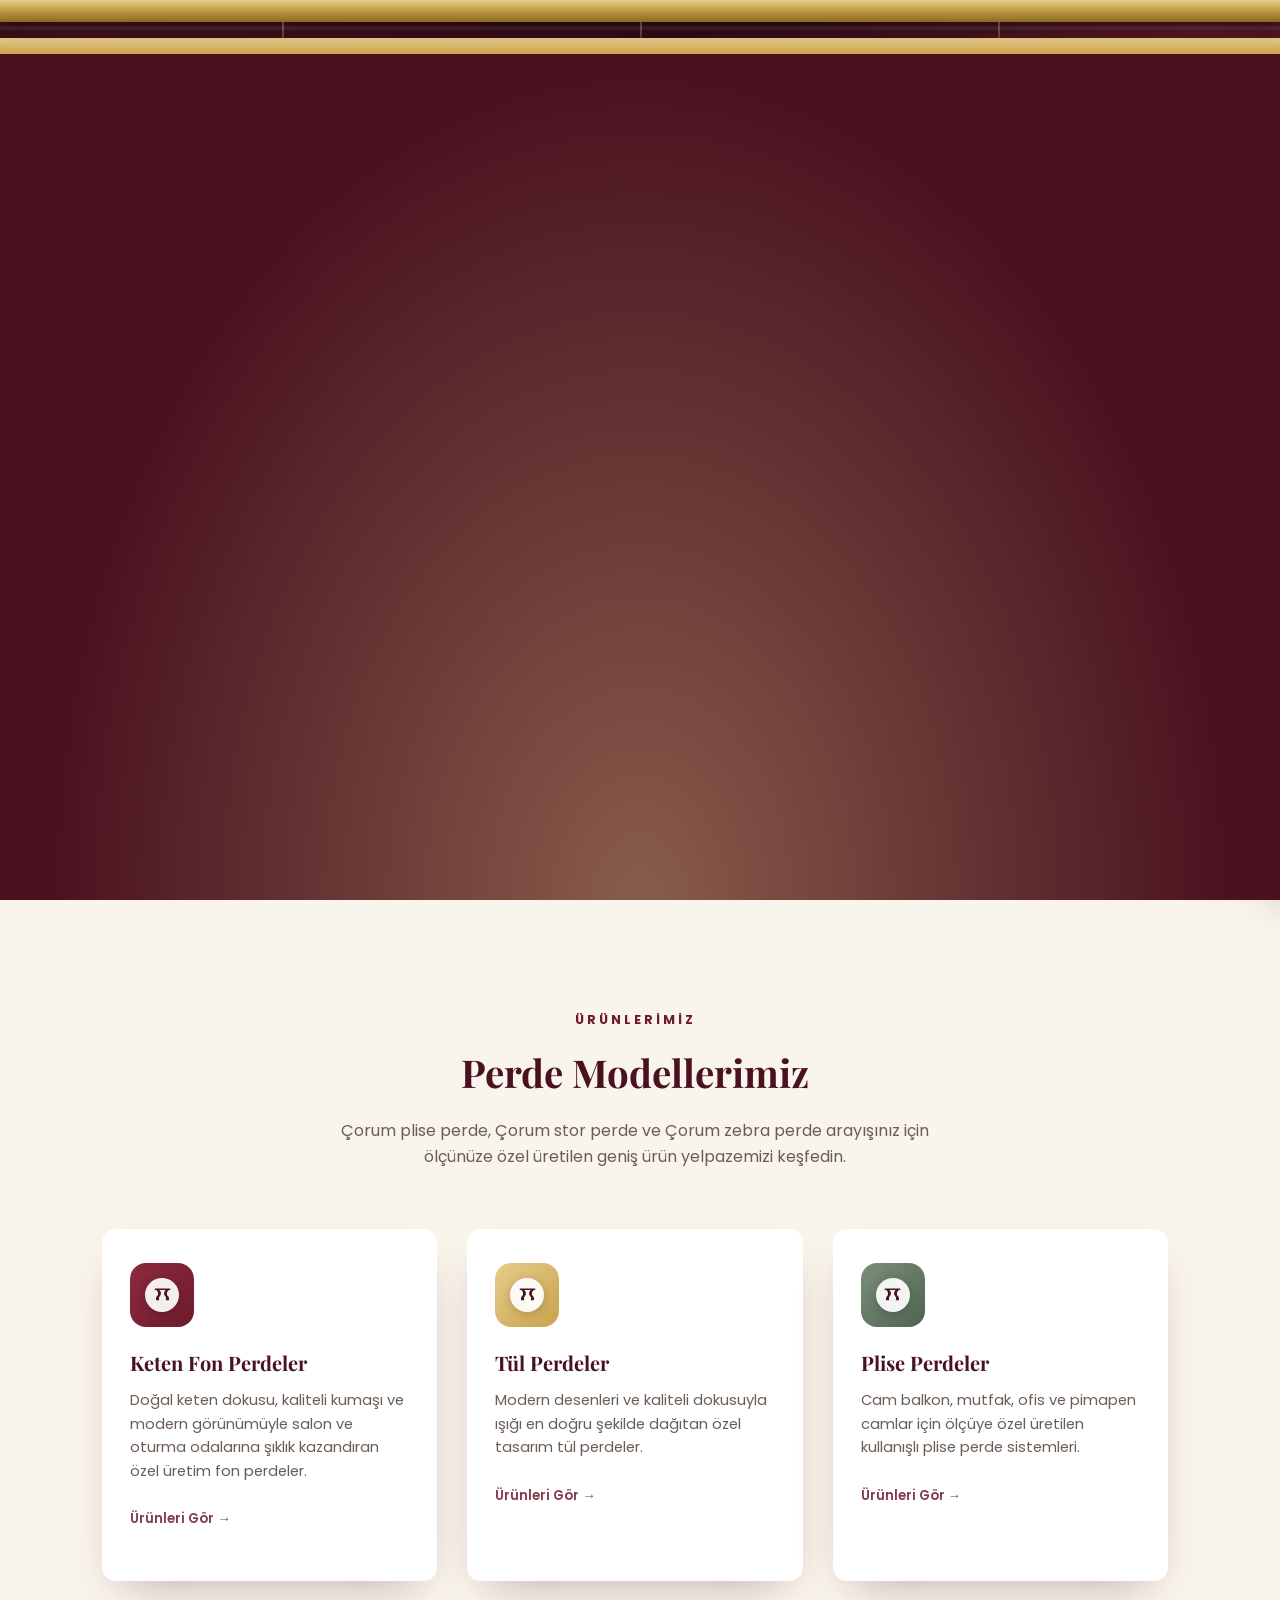
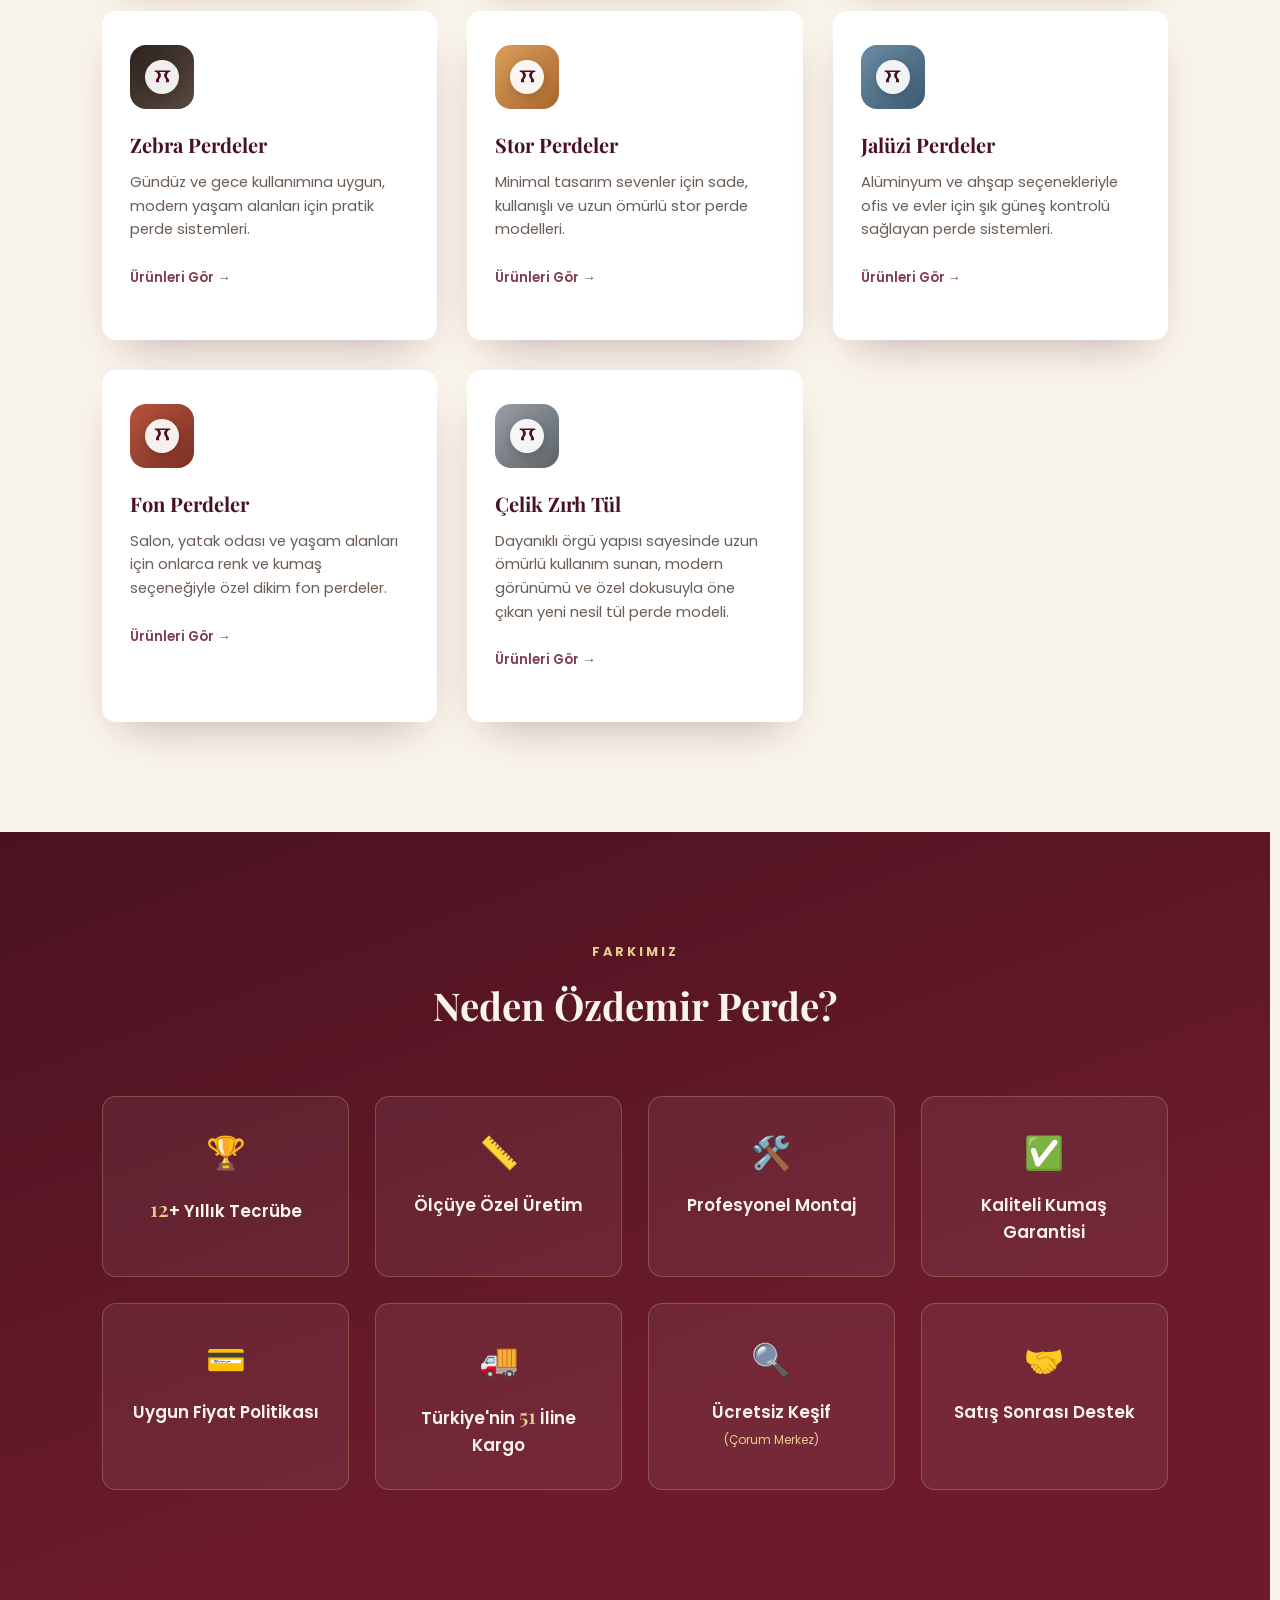
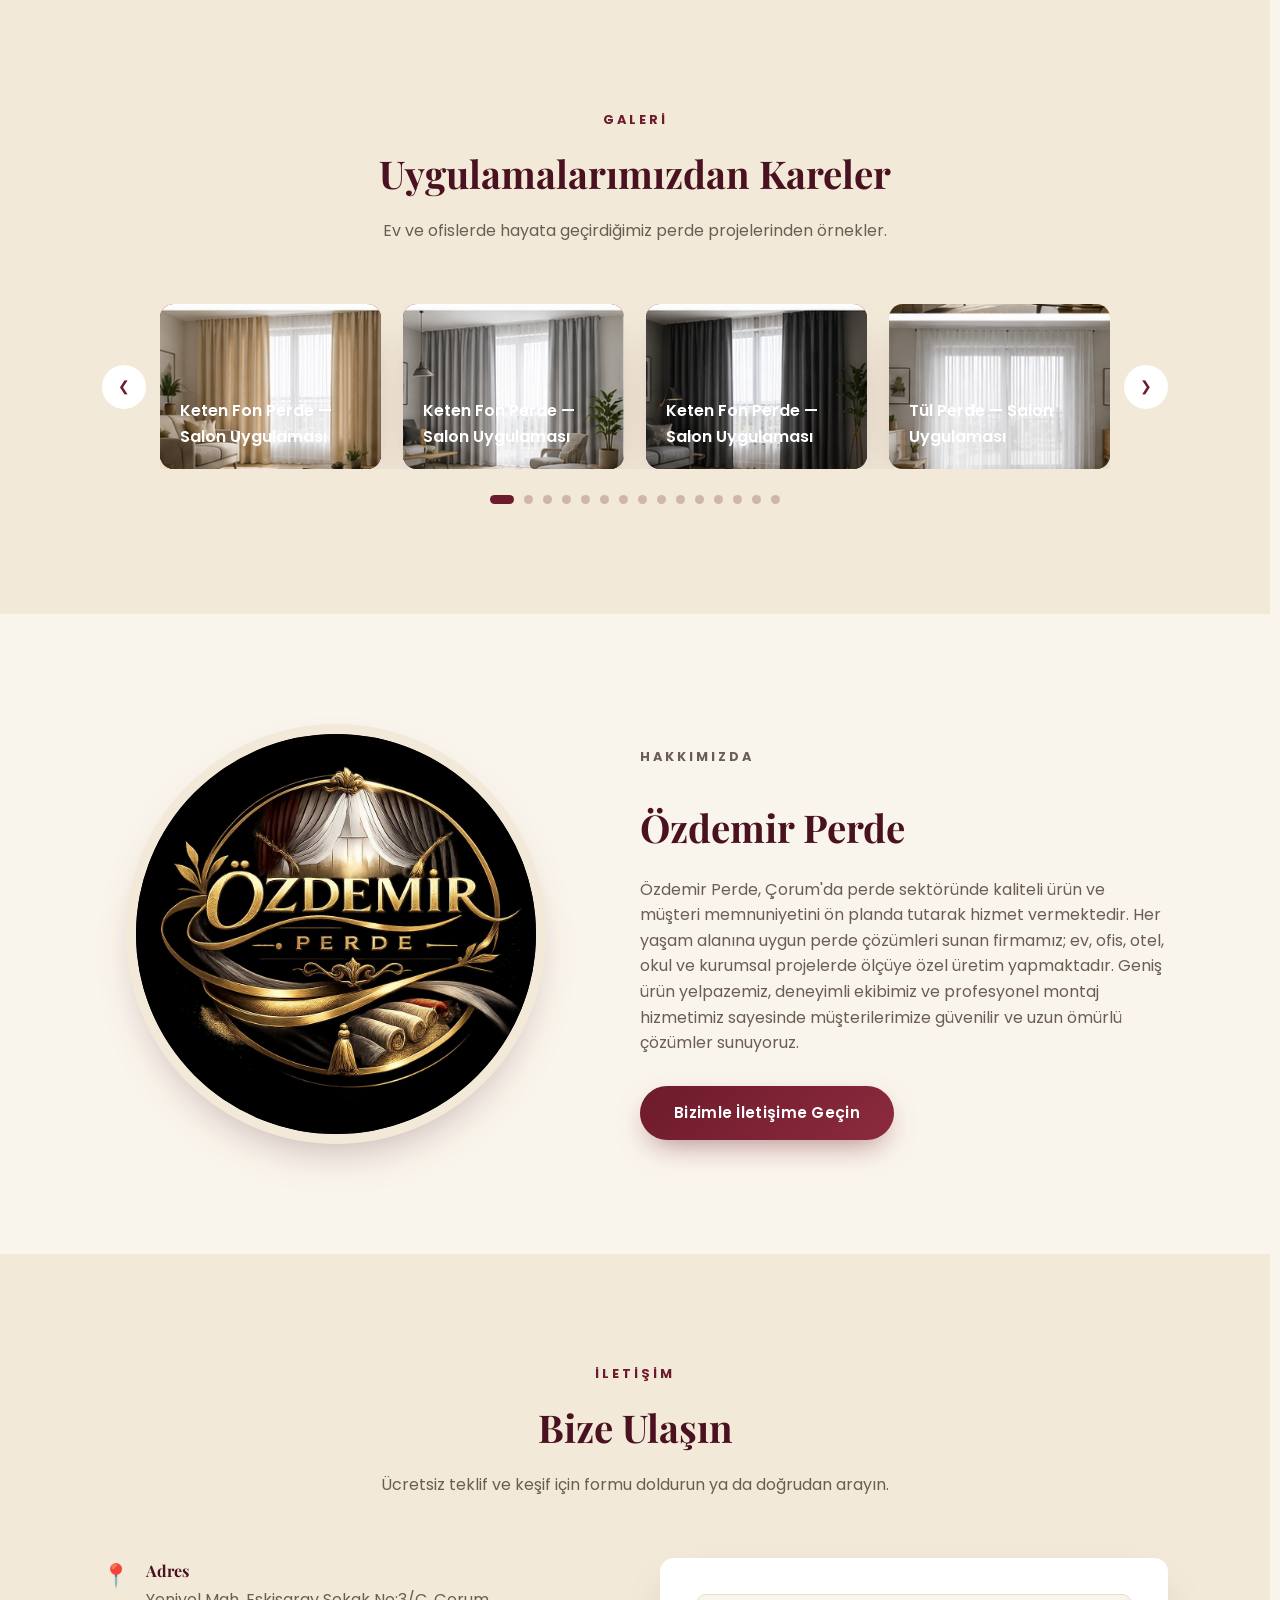
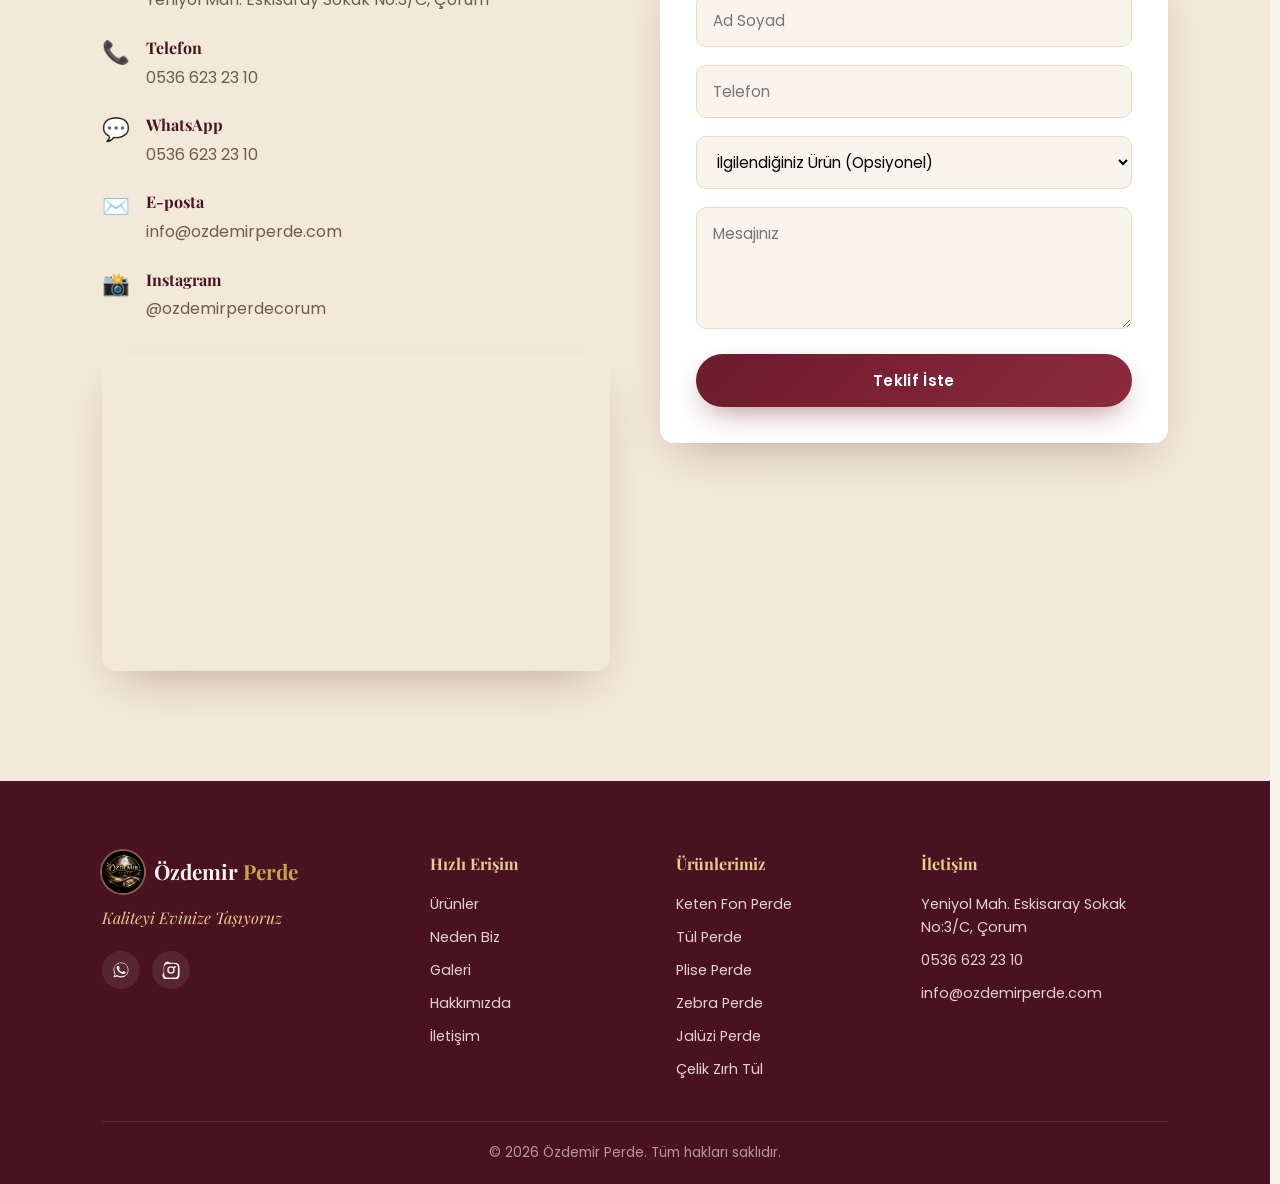
<file: index.html>
<!DOCTYPE html>
<html lang="tr">
<head>
<meta charset="UTF-8">
<meta name="viewport" content="width=device-width, initial-scale=1.0">
<title>Özdemir Perde | Çorum'un Güvenilir Perde Mağazası</title>
<meta name="description" content="Özdemir Perde - Çorum'da keten fon perde, tül perde, plise perde, zebra perde, stor perde ve jalüzi perde modelleri. Ölçüye özel üretim, profesyonel montaj, Türkiye'nin 81 iline kargo.">
<meta name="keywords" content="Çorum Perde, Özdemir Perde, Keten Fon Perde, Tül Perde, Çelik Zırh Tül, Plise Perde, Zebra Perde, Stor Perde, Jalüzi Perde, Fon Perde, Çorum Plise Perde, Çorum Stor Perde, Çorum Zebra Perde, Perde Modelleri, Ölçüye Özel Perde, 81 İle Perde Kargo">
<meta name="author" content="Özdemir Perde">
<meta name="robots" content="index, follow">

<meta property="og:type" content="website">
<meta property="og:locale" content="tr_TR">
<meta property="og:site_name" content="Özdemir Perde">
<meta property="og:title" content="Özdemir Perde | Çorum'un Güvenilir Perde Mağazası">
<meta property="og:description" content="Çorum'da keten fon perde, tül perde, plise perde, zebra perde, stor perde ve jalüzi perde modelleri. Ölçüye özel üretim, profesyonel montaj, Türkiye'nin 81 iline kargo.">
<meta property="og:image" content="images/logo/logo.jpeg">

<script type="application/ld+json">
{
  "@context": "https://schema.org",
  "@type": "HomeAndConstructionBusiness",
  "name": "Özdemir Perde",
  "image": "images/logo/logo.jpeg",
  "telephone": "+905366232310",
  "priceRange": "$$",
  "address": {
    "@type": "PostalAddress",
    "streetAddress": "Yeniyol Mah. Eskisaray Sokak No:3/C",
    "addressLocality": "Çorum",
    "addressCountry": "TR"
  },
  "areaServed": "TR",
  "sameAs": ["https://instagram.com/ozdemirperdecorum"],
  "makesOffer": [
    { "@type": "Offer", "itemOffered": { "@type": "Product", "name": "Keten Fon Perde" } },
    { "@type": "Offer", "itemOffered": { "@type": "Product", "name": "Tül Perde" } },
    { "@type": "Offer", "itemOffered": { "@type": "Product", "name": "Plise Perde" } },
    { "@type": "Offer", "itemOffered": { "@type": "Product", "name": "Zebra Perde" } },
    { "@type": "Offer", "itemOffered": { "@type": "Product", "name": "Stor Perde" } },
    { "@type": "Offer", "itemOffered": { "@type": "Product", "name": "Jalüzi Perde" } },
    { "@type": "Offer", "itemOffered": { "@type": "Product", "name": "Fon Perde" } },
    { "@type": "Offer", "itemOffered": { "@type": "Product", "name": "Çelik Zırh Tül" } }
  ]
}
</script>

<link rel="preconnect" href="https://fonts.googleapis.com">
<link rel="preconnect" href="https://fonts.gstatic.com" crossorigin>
<link href="https://fonts.googleapis.com/css2?family=Playfair+Display:wght@500;600;700;800&family=Poppins:wght@300;400;500;600;700&display=swap" rel="stylesheet">

<link rel="stylesheet" href="css/style.css">
<link rel="icon" type="image/jpeg" href="images/logo/logo.jpeg">
</head>
<body>

<!-- ===================== CURTAIN INTRO ANIMATION (Yukarı Toplanan Perde) ===================== -->
<div id="curtain-intro">
  <div class="curtain-glow"></div>
  <div class="curtain-rod"></div>
  <div class="curtain-panel" id="curtainPanel">
    <div class="curtain-cords" id="curtainCords">
      <span class="curtain-cord"></span><span class="curtain-cord"></span><span class="curtain-cord"></span>
    </div>
    <div class="curtain-bar"></div>
  </div>
</div>

<!-- ===================== NAVBAR ===================== -->
<header id="navbar">
  <div class="nav-container">
    <a href="#hero" class="nav-logo">
      <span class="logo-mark"><img src="images/logo/logo.jpeg" alt="Özdemir Perde"></span>
      <span class="logo-text">Özdemir <em>Perde</em></span>
    </a>

    <nav class="nav-links">
      <ul>
        <li><a href="#hero" class="nav-link active">Anasayfa</a></li>
        <li><a href="#urunler" class="nav-link">Ürünler</a></li>
        <li><a href="#neden-biz" class="nav-link">Neden Biz</a></li>
        <li><a href="#galeri" class="nav-link">Galeri</a></li>
        <li><a href="#hakkimizda" class="nav-link">Hakkımızda</a></li>
        <li><a href="#iletisim" class="nav-link">İletişim</a></li>
      </ul>
    </nav>

    <a href="tel:05366232310" class="nav-phone">
      <svg viewBox="0 0 24 24"><path d="M6.6 10.8c1.4 2.8 3.7 5.1 6.5 6.5l2.2-2.2c.3-.3.7-.4 1-.2 1.1.4 2.4.6 3.6.6.6 0 1 .5 1 1V20.5c0 .6-.4 1-1 1C10.5 21.5 2.5 13.5 2.5 4.4c0-.6.5-1 1-1H7c.6 0 1 .4 1 1 0 1.3.2 2.5.6 3.7.1.4 0 .8-.3 1L6.6 10.8z"/></svg>
      <span>0536 623 23 10</span>
    </a>

    <button id="cart-toggle" class="nav-cart" aria-label="Sepet">
      <svg viewBox="0 0 24 24"><path d="M7 6V5a5 5 0 0 1 10 0v1h3a1 1 0 0 1 1 1v.1l-1.4 12.5A2 2 0 0 1 17.6 21H6.4a2 2 0 0 1-2-1.9L3 7.1V7a1 1 0 0 1 1-1h3zm2 0h6V5a3 3 0 0 0-6 0v1zm-2 2v2a1 1 0 0 0 2 0V8H9zm8 0v2a1 1 0 0 0 2 0V8h-2z"/></svg>
      <span id="cart-count" class="cart-badge">0</span>
    </button>

    <button id="nav-toggle" aria-label="Menü">
      <span></span><span></span><span></span>
    </button>
  </div>
</header>

<!-- ===================== HERO ===================== -->
<section id="hero">
  <div class="hero-bg">
    <div class="hero-window">
      <div class="window-frame">
        <div class="window-pane"></div>
        <div class="hero-curtain hero-curtain-left"></div>
        <div class="hero-curtain hero-curtain-right"></div>
        <div class="hero-tulle"></div>
        <div class="hero-sparkles"><span></span><span></span><span></span><span></span></div>
      </div>
    </div>
  </div>

  <div class="hero-content" data-reveal>
    <p class="hero-overline">Çorum'un Güvenilir Perde Mağazası</p>
    <h1 class="hero-title">Evinize Değer Katan<br>Perde Tasarımları</h1>
    <p class="hero-text">
      Özdemir Perde olarak yılların verdiği tecrübe ile Çorum'da modern ve klasik perde çözümleri sunuyoruz.
      Keten fon perde, tül perde, plise perde, zebra perde, stor perde, jalüzi perde ve daha birçok modeli
      ölçünüze özel üretiyor, profesyonel montaj hizmetimizle yaşam alanlarınıza estetik katıyoruz.
      Türkiye'nin 81 iline güvenli kargo imkanıyla kaliteli perdeyi herkesle buluşturuyoruz.
    </p>
    <div class="hero-buttons">
      <a href="#iletisim" class="btn btn-primary">Ücretsiz Teklif Al</a>
      <a href="https://wa.me/905366232310?text=Merhaba%2C%20ileti%C5%9Fime%20ge%C3%A7mek%20istiyorum" target="_blank" rel="noopener" class="btn btn-whatsapp">
        <svg viewBox="0 0 24 24"><path d="M17.5 14.4c-.3-.1-1.7-.8-1.9-.9-.3-.1-.5-.1-.7.1-.2.3-.7.9-.9 1.1-.2.2-.3.2-.6.1-.3-.1-1.3-.5-2.4-1.5-.9-.8-1.5-1.8-1.6-2.1-.2-.3 0-.5.1-.6.1-.1.3-.3.4-.5.1-.1.2-.3.3-.5.1-.2 0-.4 0-.5 0-.1-.7-1.6-.9-2.2-.2-.6-.5-.5-.7-.5h-.6c-.2 0-.5.1-.8.4-.3.3-1 1-1 2.4s1.1 2.8 1.2 3c.1.2 2.1 3.2 5.1 4.5.7.3 1.3.5 1.7.6.7.2 1.4.2 1.9.1.6-.1 1.7-.7 1.9-1.3.2-.6.2-1.2.2-1.3-.1-.1-.3-.2-.6-.3z"/><path d="M12 2C6.5 2 2 6.5 2 12c0 1.9.5 3.7 1.5 5.3L2 22l4.9-1.3C8.4 21.5 10.1 22 12 22c5.5 0 10-4.5 10-10S17.5 2 12 2zm0 18.2c-1.7 0-3.3-.5-4.7-1.3l-.3-.2-3.2.9.9-3.1-.2-.3C3.6 14 3 12.5 3 10.9 3 6.2 6.2 3 12 3s9 3.2 9 8.9c0 5.7-3.2 8.3-9 8.3z"/></svg>
        WhatsApp'tan Yaz
      </a>
    </div>
  </div>

  <a href="#urunler" class="scroll-down" aria-label="Aşağı kaydır"><span></span></a>
</section>

<!-- ===================== ÜRÜN KATEGORİLERİ ===================== -->
<section id="urunler">
  <div id="category-grid-view">
    <div class="section-head" data-reveal>
      <p class="section-overline">Ürünlerimiz</p>
      <h2 class="section-title">Perde Modellerimiz</h2>
      <p class="section-sub">Çorum plise perde, Çorum stor perde ve Çorum zebra perde arayışınız için ölçünüze özel üretilen geniş ürün yelpazemizi keşfedin.</p>
    </div>

    <div class="product-grid">

      <article class="product-card" data-reveal data-slug="keten-fon-perde">
        <div class="product-visual" data-swatch="1"><span class="icon-badge"><svg viewBox="0 0 24 24" fill="currentColor"><rect x="2" y="3" width="20" height="2" rx="1"/><path d="M4 5c3 2 3 6 1 8c-1.2 1.3-1.6 3-1 5h4c-1-2-.6-3.6.6-5c2-2.2 2-6-.6-8H4z"/><path d="M20 5c-3 2-3 6-1 8c1.2 1.3 1.6 3 1 5h-4c1-2 .6-3.6-.6-5c-2-2.2-2-6 .6-8H20z"/></svg></span></div>
        <div class="product-curtain-hover"></div>
        <h3>Keten Fon Perdeler</h3>
        <p>Doğal keten dokusu, kaliteli kumaşı ve modern görünümüyle salon ve oturma odalarına şıklık kazandıran özel üretim fon perdeler.</p>
        <div class="product-footer">
          <span class="product-view-hint">Ürünleri Gör &rarr;</span>
        </div>
      </article>

      <article class="product-card" data-reveal data-slug="tul-perde">
        <div class="product-visual" data-swatch="2"><span class="icon-badge"><svg viewBox="0 0 24 24" fill="currentColor"><rect x="2" y="3" width="20" height="2" rx="1"/><path d="M4 5c3 2 3 6 1 8c-1.2 1.3-1.6 3-1 5h4c-1-2-.6-3.6.6-5c2-2.2 2-6-.6-8H4z"/><path d="M20 5c-3 2-3 6-1 8c1.2 1.3 1.6 3 1 5h-4c1-2 .6-3.6-.6-5c-2-2.2-2-6 .6-8H20z"/></svg></span></div>
        <div class="product-curtain-hover"></div>
        <h3>Tül Perdeler</h3>
        <p>Modern desenleri ve kaliteli dokusuyla ışığı en doğru şekilde dağıtan özel tasarım tül perdeler.</p>
        <div class="product-footer">
          <span class="product-view-hint">Ürünleri Gör &rarr;</span>
        </div>
      </article>

      <article class="product-card" data-reveal data-slug="plise-perde">
        <div class="product-visual" data-swatch="3"><span class="icon-badge"><svg viewBox="0 0 24 24" fill="currentColor"><rect x="2" y="3" width="20" height="2" rx="1"/><path d="M4 5c3 2 3 6 1 8c-1.2 1.3-1.6 3-1 5h4c-1-2-.6-3.6.6-5c2-2.2 2-6-.6-8H4z"/><path d="M20 5c-3 2-3 6-1 8c1.2 1.3 1.6 3 1 5h-4c1-2 .6-3.6-.6-5c-2-2.2-2-6 .6-8H20z"/></svg></span></div>
        <div class="product-curtain-hover"></div>
        <h3>Plise Perdeler</h3>
        <p>Cam balkon, mutfak, ofis ve pimapen camlar için ölçüye özel üretilen kullanışlı plise perde sistemleri.</p>
        <div class="product-footer">
          <span class="product-view-hint">Ürünleri Gör &rarr;</span>
        </div>
      </article>

      <article class="product-card" data-reveal data-slug="zebra-perde">
        <div class="product-visual" data-swatch="4"><span class="icon-badge"><svg viewBox="0 0 24 24" fill="currentColor"><rect x="2" y="3" width="20" height="2" rx="1"/><path d="M4 5c3 2 3 6 1 8c-1.2 1.3-1.6 3-1 5h4c-1-2-.6-3.6.6-5c2-2.2 2-6-.6-8H4z"/><path d="M20 5c-3 2-3 6-1 8c1.2 1.3 1.6 3 1 5h-4c1-2 .6-3.6-.6-5c-2-2.2-2-6 .6-8H20z"/></svg></span></div>
        <div class="product-curtain-hover"></div>
        <h3>Zebra Perdeler</h3>
        <p>Gündüz ve gece kullanımına uygun, modern yaşam alanları için pratik perde sistemleri.</p>
        <div class="product-footer">
          <span class="product-view-hint">Ürünleri Gör &rarr;</span>
        </div>
      </article>

      <article class="product-card" data-reveal data-slug="stor-perde">
        <div class="product-visual" data-swatch="5"><span class="icon-badge"><svg viewBox="0 0 24 24" fill="currentColor"><rect x="2" y="3" width="20" height="2" rx="1"/><path d="M4 5c3 2 3 6 1 8c-1.2 1.3-1.6 3-1 5h4c-1-2-.6-3.6.6-5c2-2.2 2-6-.6-8H4z"/><path d="M20 5c-3 2-3 6-1 8c1.2 1.3 1.6 3 1 5h-4c1-2 .6-3.6-.6-5c-2-2.2-2-6 .6-8H20z"/></svg></span></div>
        <div class="product-curtain-hover"></div>
        <h3>Stor Perdeler</h3>
        <p>Minimal tasarım sevenler için sade, kullanışlı ve uzun ömürlü stor perde modelleri.</p>
        <div class="product-footer">
          <span class="product-view-hint">Ürünleri Gör &rarr;</span>
        </div>
      </article>

      <article class="product-card" data-reveal data-slug="jaluzi-perde">
        <div class="product-visual" data-swatch="6"><span class="icon-badge"><svg viewBox="0 0 24 24" fill="currentColor"><rect x="2" y="3" width="20" height="2" rx="1"/><path d="M4 5c3 2 3 6 1 8c-1.2 1.3-1.6 3-1 5h4c-1-2-.6-3.6.6-5c2-2.2 2-6-.6-8H4z"/><path d="M20 5c-3 2-3 6-1 8c1.2 1.3 1.6 3 1 5h-4c1-2 .6-3.6-.6-5c-2-2.2-2-6 .6-8H20z"/></svg></span></div>
        <div class="product-curtain-hover"></div>
        <h3>Jalüzi Perdeler</h3>
        <p>Alüminyum ve ahşap seçenekleriyle ofis ve evler için şık güneş kontrolü sağlayan perde sistemleri.</p>
        <div class="product-footer">
          <span class="product-view-hint">Ürünleri Gör &rarr;</span>
        </div>
      </article>

      <article class="product-card" data-reveal data-slug="fon-perde">
        <div class="product-visual" data-swatch="7"><span class="icon-badge"><svg viewBox="0 0 24 24" fill="currentColor"><rect x="2" y="3" width="20" height="2" rx="1"/><path d="M4 5c3 2 3 6 1 8c-1.2 1.3-1.6 3-1 5h4c-1-2-.6-3.6.6-5c2-2.2 2-6-.6-8H4z"/><path d="M20 5c-3 2-3 6-1 8c1.2 1.3 1.6 3 1 5h-4c1-2 .6-3.6-.6-5c-2-2.2-2-6 .6-8H20z"/></svg></span></div>
        <div class="product-curtain-hover"></div>
        <h3>Fon Perdeler</h3>
        <p>Salon, yatak odası ve yaşam alanları için onlarca renk ve kumaş seçeneğiyle özel dikim fon perdeler.</p>
        <div class="product-footer">
          <span class="product-view-hint">Ürünleri Gör &rarr;</span>
        </div>
      </article>

      <article class="product-card" data-reveal data-slug="celik-zirh-tul">
        <div class="product-visual" data-swatch="8"><span class="icon-badge"><svg viewBox="0 0 24 24" fill="currentColor"><rect x="2" y="3" width="20" height="2" rx="1"/><path d="M4 5c3 2 3 6 1 8c-1.2 1.3-1.6 3-1 5h4c-1-2-.6-3.6.6-5c2-2.2 2-6-.6-8H4z"/><path d="M20 5c-3 2-3 6-1 8c1.2 1.3 1.6 3 1 5h-4c1-2 .6-3.6-.6-5c-2-2.2-2-6 .6-8H20z"/></svg></span></div>
        <div class="product-curtain-hover"></div>
        <h3>Çelik Zırh Tül</h3>
        <p>Dayanıklı örgü yapısı sayesinde uzun ömürlü kullanım sunan, modern görünümü ve özel dokusuyla öne çıkan yeni nesil tül perde modeli.</p>
        <div class="product-footer">
          <span class="product-view-hint">Ürünleri Gör &rarr;</span>
        </div>
      </article>

    </div>
  </div>

  <div id="product-listing-view" class="hidden">
    <div class="listing-breadcrumb">
      <a href="#urunler" id="listing-back-link">Ana Sayfa</a>
      <span>/</span>
      <span id="listing-category-name"></span>
    </div>
    <div class="section-head" data-reveal>
      <p class="section-overline">Ürünlerimiz</p>
      <h2 class="section-title" id="listing-title"></h2>
      <p class="section-sub" id="listing-desc"></p>
    </div>
    <div class="listing-grid" id="listing-grid"></div>
  </div>
</section>

<!-- ===================== NEDEN ÖZDEMİR PERDE ===================== -->
<section id="neden-biz">
  <div class="section-head light" data-reveal>
    <p class="section-overline">Farkımız</p>
    <h2 class="section-title">Neden Özdemir Perde?</h2>
  </div>

  <div class="why-grid">
    <div class="why-item" data-reveal>
      <div class="why-icon">🏆</div>
      <h3><span class="counter" data-target="20">0</span>+ Yıllık Tecrübe</h3>
    </div>
    <div class="why-item" data-reveal>
      <div class="why-icon">📏</div>
      <h3>Ölçüye Özel Üretim</h3>
    </div>
    <div class="why-item" data-reveal>
      <div class="why-icon">🛠️</div>
      <h3>Profesyonel Montaj</h3>
    </div>
    <div class="why-item" data-reveal>
      <div class="why-icon">✅</div>
      <h3>Kaliteli Kumaş Garantisi</h3>
    </div>
    <div class="why-item" data-reveal>
      <div class="why-icon">💳</div>
      <h3>Uygun Fiyat Politikası</h3>
    </div>
    <div class="why-item" data-reveal>
      <div class="why-icon">🚚</div>
      <h3>Türkiye'nin <span class="counter" data-target="81">0</span> İline Kargo</h3>
    </div>
    <div class="why-item" data-reveal>
      <div class="why-icon">🔍</div>
      <h3>Ücretsiz Keşif <small>(Çorum Merkez)</small></h3>
    </div>
    <div class="why-item" data-reveal>
      <div class="why-icon">🤝</div>
      <h3>Satış Sonrası Destek</h3>
    </div>
  </div>
</section>

<!-- ===================== GALERİ ===================== -->
<section id="galeri">
  <div class="section-head" data-reveal>
    <p class="section-overline">Galeri</p>
    <h2 class="section-title">Uygulamalarımızdan Kareler</h2>
    <p class="section-sub">Ev ve ofislerde hayata geçirdiğimiz perde projelerinden örnekler.</p>
  </div>

  <div class="gallery-slider" data-reveal>
    <button class="slider-arrow gallery-prev" aria-label="Önceki">&#10094;</button>
    <div class="gallery-viewport">
      <div class="gallery-track" id="gallery-track"></div>
    </div>
    <button class="slider-arrow gallery-next" aria-label="Sonraki">&#10095;</button>
  </div>
  <div class="gallery-dots" id="gallery-dots"></div>
</section>

<!-- Lightbox -->
<div id="lightbox">
  <div class="lightbox-box">
    <button id="lightbox-close">&times;</button>
    <button class="slider-arrow lightbox-prev" aria-label="Önceki">&#10094;</button>
    <div class="lightbox-visual">
      <span class="lightbox-fallback-icon"></span>
      <img class="lightbox-img" alt="" onerror="this.style.display='none'">
    </div>
    <button class="slider-arrow lightbox-next" aria-label="Sonraki">&#10095;</button>
    <p class="lightbox-caption"></p>
  </div>
</div>

<!-- Ürün Modalı (Renk/Model Slider + Sepete Ekle) -->
<div id="product-modal">
  <div class="modal-box product-modal-box">
    <button id="product-modal-close" aria-label="Kapat">&times;</button>
    <div class="modal-slider">
      <button class="slider-arrow product-prev" aria-label="Önceki">&#10094;</button>
      <div class="modal-slide-viewport" id="product-slide-viewport">
        <span class="modal-slide-icon" id="product-slide-icon"></span>
        <span class="modal-slide-label" id="product-slide-label"></span>
      </div>
      <button class="slider-arrow product-next" aria-label="Sonraki">&#10095;</button>
    </div>
    <div class="modal-dots" id="product-dots"></div>
    <div class="modal-colors" id="product-colors"></div>
    <div class="modal-info">
      <h3 id="product-modal-title"></h3>
      <p id="product-modal-desc"></p>
      <div class="modal-price" id="product-modal-price"></div>
      <button class="btn btn-primary" id="product-add-cart">Sepete Ekle</button>
    </div>
  </div>
</div>

<!-- Sepet -->
<div id="cart-overlay"></div>
<aside id="cart-drawer">
  <div class="cart-header">
    <h3>Sepetim</h3>
    <button id="cart-close" aria-label="Kapat">&times;</button>
  </div>
  <div id="cart-items"></div>
  <p class="cart-empty" id="cart-empty">Sepetiniz boş. Ürünlerimize göz atıp beğendiklerinizi sepete ekleyebilirsiniz.</p>
  <div class="cart-footer">
    <p class="cart-note">Ölçülerinizi (cm) girip <strong>Teklif Al</strong> butonuna basın, talebiniz WhatsApp üzerinden bize iletilsin.</p>
    <button class="btn btn-primary btn-block" id="cart-checkout">Teklif Al</button>
  </div>
</aside>

<!-- ===================== HAKKIMIZDA ===================== -->
<section id="hakkimizda">
  <div class="about-visual" data-reveal>
    <div class="about-frame">
      <img src="images/logo/logo.jpeg" alt="Özdemir Perde">
    </div>
  </div>
  <div class="about-text" data-reveal>
    <p class="section-overline">Hakkımızda</p>
    <h2 class="section-title">Özdemir Perde</h2>
    <p>
      Özdemir Perde, Çorum'da perde sektöründe kaliteli ürün ve müşteri memnuniyetini ön planda tutarak hizmet vermektedir.
      Her yaşam alanına uygun perde çözümleri sunan firmamız; ev, ofis, otel, okul ve kurumsal projelerde ölçüye özel üretim yapmaktadır.
      Geniş ürün yelpazemiz, deneyimli ekibimiz ve profesyonel montaj hizmetimiz sayesinde müşterilerimize güvenilir ve uzun ömürlü çözümler sunuyoruz.
    </p>
    <a href="#iletisim" class="btn btn-primary">Bizimle İletişime Geçin</a>
  </div>
</section>

<!-- ===================== İLETİŞİM ===================== -->
<section id="iletisim">
  <div class="section-head" data-reveal>
    <p class="section-overline">İletişim</p>
    <h2 class="section-title">Bize Ulaşın</h2>
    <p class="section-sub">Ücretsiz teklif ve keşif için formu doldurun ya da doğrudan arayın.</p>
  </div>

  <div class="contact-wrap">
    <div class="contact-info" data-reveal>
      <div class="info-item">
        <span class="info-icon">📍</span>
        <div>
          <h4>Adres</h4>
          <p>Yeniyol Mah. Eskisaray Sokak No:3/C, Çorum</p>
        </div>
      </div>
      <div class="info-item">
        <span class="info-icon">📞</span>
        <div>
          <h4>Telefon</h4>
          <p><a href="tel:05366232310">0536 623 23 10</a></p>
        </div>
      </div>
      <div class="info-item">
        <span class="info-icon">💬</span>
        <div>
          <h4>WhatsApp</h4>
          <p><a href="https://wa.me/905366232310?text=Merhaba%2C%20ileti%C5%9Fime%20ge%C3%A7mek%20istiyorum" target="_blank" rel="noopener">0536 623 23 10</a></p>
        </div>
      </div>
      <div class="info-item">
        <span class="info-icon">✉️</span>
        <div>
          <h4>E-posta</h4>
          <p><a href="mailto:info@ozdemirperde.com">info@ozdemirperde.com</a></p>
        </div>
      </div>
      <div class="info-item">
        <span class="info-icon">📸</span>
        <div>
          <h4>Instagram</h4>
          <p><a href="https://instagram.com/ozdemirperdecorum" target="_blank" rel="noopener">@ozdemirperdecorum</a></p>
        </div>
      </div>

      <div class="map-frame">
        <iframe title="Özdemir Perde Konum" loading="lazy" referrerpolicy="no-referrer-when-downgrade"
          src="https://www.google.com/maps?q=Yeniyol%20Mah.%20Eskisaray%20Sokak%2C%20%C3%87orum&output=embed">
        </iframe>
      </div>
    </div>

    <form id="contact-form" class="contact-form" data-reveal>
      <div class="form-row">
        <input type="text" id="cf-name" placeholder="Ad Soyad" required>
      </div>
      <div class="form-row">
        <input type="tel" id="cf-phone" placeholder="Telefon" required>
      </div>
      <div class="form-row">
        <select id="cf-product">
          <option value="">İlgilendiğiniz Ürün (Opsiyonel)</option>
          <option>Keten Fon Perde</option>
          <option>Tül Perde</option>
          <option>Plise Perde</option>
          <option>Zebra Perde</option>
          <option>Stor Perde</option>
          <option>Jalüzi Perde</option>
          <option>Fon Perde</option>
          <option>Çelik Zırh Tül</option>
        </select>
      </div>
      <div class="form-row">
        <textarea id="cf-message" rows="4" placeholder="Mesajınız"></textarea>
      </div>
      <button type="submit" class="btn btn-primary btn-block">Teklif İste</button>
      <p class="form-success">Teşekkürler! Mesajınız alındı, en kısa sürede size dönüş yapacağız.</p>
    </form>
  </div>
</section>

<!-- ===================== FOOTER ===================== -->
<footer id="footer">
  <div class="footer-grid">
    <div class="footer-brand">
      <a href="#hero" class="footer-logo">
        <span class="logo-mark"><img src="images/logo/logo.jpeg" alt="Özdemir Perde"></span>
        <span class="logo-text">Özdemir <em>Perde</em></span>
      </a>
      <p>Kaliteyi Evinize Taşıyoruz</p>
      <div class="footer-social">
        <a href="https://wa.me/905366232310?text=Merhaba%2C%20ileti%C5%9Fime%20ge%C3%A7mek%20istiyorum" target="_blank" rel="noopener" aria-label="WhatsApp">
          <svg viewBox="0 0 24 24"><path d="M17.5 14.4c-.3-.1-1.7-.8-1.9-.9-.3-.1-.5-.1-.7.1-.2.3-.7.9-.9 1.1-.2.2-.3.2-.6.1-.3-.1-1.3-.5-2.4-1.5-.9-.8-1.5-1.8-1.6-2.1-.2-.3 0-.5.1-.6.1-.1.3-.3.4-.5.1-.1.2-.3.3-.5.1-.2 0-.4 0-.5 0-.1-.7-1.6-.9-2.2-.2-.6-.5-.5-.7-.5h-.6c-.2 0-.5.1-.8.4-.3.3-1 1-1 2.4s1.1 2.8 1.2 3c.1.2 2.1 3.2 5.1 4.5.7.3 1.3.5 1.7.6.7.2 1.4.2 1.9.1.6-.1 1.7-.7 1.9-1.3.2-.6.2-1.2.2-1.3-.1-.1-.3-.2-.6-.3z"/><path d="M12 2C6.5 2 2 6.5 2 12c0 1.9.5 3.7 1.5 5.3L2 22l4.9-1.3C8.4 21.5 10.1 22 12 22c5.5 0 10-4.5 10-10S17.5 2 12 2zm0 18.2c-1.7 0-3.3-.5-4.7-1.3l-.3-.2-3.2.9.9-3.1-.2-.3C3.6 14 3 12.5 3 10.9 3 6.2 6.2 3 12 3s9 3.2 9 8.9c0 5.7-3.2 8.3-9 8.3z"/></svg>
        </a>
        <a href="https://instagram.com/ozdemirperdecorum" target="_blank" rel="noopener" aria-label="Instagram">
          <svg viewBox="0 0 24 24"><path d="M12 2.2c3.2 0 3.6 0 4.8.1 1.2.1 2 .2 2.8.5.8.3 1.4.7 2 1.3.6.6 1 1.2 1.3 2 .3.8.5 1.6.5 2.8.1 1.2.1 1.6.1 4.8s0 3.6-.1 4.8c-.1 1.2-.2 2-.5 2.8-.3.8-.7 1.4-1.3 2-.6.6-1.2 1-2 1.3-.8.3-1.6.5-2.8.5-1.2.1-1.6.1-4.8.1s-3.6 0-4.8-.1c-1.2-.1-2-.2-2.8-.5-.8-.3-1.4-.7-2-1.3-.6-.6-1-1.2-1.3-2-.3-.8-.5-1.6-.5-2.8C2.2 15.6 2.2 15.2 2.2 12s0-3.6.1-4.8c.1-1.2.2-2 .5-2.8.3-.8.7-1.4 1.3-2 .6-.6 1.2-1 2-1.3.8-.3 1.6-.5 2.8-.5C8.4 2.2 8.8 2.2 12 2.2zm0 1.8c-3.1 0-3.5 0-4.7.1-1 .1-1.6.2-2 .4-.5.2-.9.4-1.2.8-.4.3-.6.7-.8 1.2-.2.4-.3 1-.4 2C2.8 9.5 2.8 9.9 2.8 13s0 3.5.1 4.7c.1 1 .2 1.6.4 2 .2.5.4.9.8 1.2.3.4.7.6 1.2.8.4.2 1 .3 2 .4 1.2.1 1.6.1 4.7.1s3.5 0 4.7-.1c1-.1 1.6-.2 2-.4.5-.2.9-.4 1.2-.8.4-.3.6-.7.8-1.2.2-.4.3-1 .4-2 .1-1.2.1-1.6.1-4.7s0-3.5-.1-4.7c-.1-1-.2-1.6-.4-2-.2-.5-.4-.9-.8-1.2-.3-.4-.7-.6-1.2-.8-.4-.2-1-.3-2-.4-1.2-.1-1.6-.1-4.7-.1zM12 7a5 5 0 1 1 0 10 5 5 0 0 1 0-10zm0 1.8a3.2 3.2 0 1 0 0 6.4 3.2 3.2 0 0 0 0-6.4zm5.2-2a1.2 1.2 0 1 1 0 2.4 1.2 1.2 0 0 1 0-2.4z"/></svg>
        </a>
      </div>
    </div>

    <div class="footer-links">
      <h4>Hızlı Erişim</h4>
      <ul>
        <li><a href="#urunler">Ürünler</a></li>
        <li><a href="#neden-biz">Neden Biz</a></li>
        <li><a href="#galeri">Galeri</a></li>
        <li><a href="#hakkimizda">Hakkımızda</a></li>
        <li><a href="#iletisim">İletişim</a></li>
      </ul>
    </div>

    <div class="footer-links">
      <h4>Ürünlerimiz</h4>
      <ul>
        <li>Keten Fon Perde</li>
        <li>Tül Perde</li>
        <li>Plise Perde</li>
        <li>Zebra Perde</li>
        <li>Jalüzi Perde</li>
        <li>Çelik Zırh Tül</li>
      </ul>
    </div>

    <div class="footer-contact">
      <h4>İletişim</h4>
      <p>Yeniyol Mah. Eskisaray Sokak No:3/C, Çorum</p>
      <p><a href="tel:05366232310">0536 623 23 10</a></p>
      <p><a href="mailto:info@ozdemirperde.com">info@ozdemirperde.com</a></p>
    </div>
  </div>

  <div class="footer-bottom">
    <p>&copy; <span id="year"></span> Özdemir Perde. Tüm hakları saklıdır.</p>
  </div>
</footer>

<!-- Floating aksiyon butonları -->
<div id="float-actions">
  <a href="https://wa.me/905366232310?text=Merhaba%2C%20ileti%C5%9Fime%20ge%C3%A7mek%20istiyorum" target="_blank" rel="noopener" id="whatsapp-float" aria-label="WhatsApp">
    <svg viewBox="0 0 24 24"><path d="M17.5 14.4c-.3-.1-1.7-.8-1.9-.9-.3-.1-.5-.1-.7.1-.2.3-.7.9-.9 1.1-.2.2-.3.2-.6.1-.3-.1-1.3-.5-2.4-1.5-.9-.8-1.5-1.8-1.6-2.1-.2-.3 0-.5.1-.6.1-.1.3-.3.4-.5.1-.1.2-.3.3-.5.1-.2 0-.4 0-.5 0-.1-.7-1.6-.9-2.2-.2-.6-.5-.5-.7-.5h-.6c-.2 0-.5.1-.8.4-.3.3-1 1-1 2.4s1.1 2.8 1.2 3c.1.2 2.1 3.2 5.1 4.5.7.3 1.3.5 1.7.6.7.2 1.4.2 1.9.1.6-.1 1.7-.7 1.9-1.3.2-.6.2-1.2.2-1.3-.1-.1-.3-.2-.6-.3z"/><path d="M12 2C6.5 2 2 6.5 2 12c0 1.9.5 3.7 1.5 5.3L2 22l4.9-1.3C8.4 21.5 10.1 22 12 22c5.5 0 10-4.5 10-10S17.5 2 12 2zm0 18.2c-1.7 0-3.3-.5-4.7-1.3l-.3-.2-3.2.9.9-3.1-.2-.3C3.6 14 3 12.5 3 10.9 3 6.2 6.2 3 12 3s9 3.2 9 8.9c0 5.7-3.2 8.3-9 8.3z"/></svg>
  </a>
  <a href="https://instagram.com/ozdemirperdecorum" target="_blank" rel="noopener" id="instagram-float" aria-label="Instagram">
    <svg viewBox="0 0 24 24"><path d="M12 2.2c3.2 0 3.6 0 4.8.1 1.2.1 2 .2 2.8.5.8.3 1.4.7 2 1.3.6.6 1 1.2 1.3 2 .3.8.5 1.6.5 2.8.1 1.2.1 1.6.1 4.8s0 3.6-.1 4.8c-.1 1.2-.2 2-.5 2.8-.3.8-.7 1.4-1.3 2-.6.6-1.2 1-2 1.3-.8.3-1.6.5-2.8.5-1.2.1-1.6.1-4.8.1s-3.6 0-4.8-.1c-1.2-.1-2-.2-2.8-.5-.8-.3-1.4-.7-2-1.3-.6-.6-1-1.2-1.3-2-.3-.8-.5-1.6-.5-2.8C2.2 15.6 2.2 15.2 2.2 12s0-3.6.1-4.8c.1-1.2.2-2 .5-2.8.3-.8.7-1.4 1.3-2 .6-.6 1.2-1 2-1.3.8-.3 1.6-.5 2.8-.5C8.4 2.2 8.8 2.2 12 2.2zm0 1.8c-3.1 0-3.5 0-4.7.1-1 .1-1.6.2-2 .4-.5.2-.9.4-1.2.8-.4.3-.6.7-.8 1.2-.2.4-.3 1-.4 2C2.8 9.5 2.8 9.9 2.8 13s0 3.5.1 4.7c.1 1 .2 1.6.4 2 .2.5.4.9.8 1.2.3.4.7.6 1.2.8.4.2 1 .3 2 .4 1.2.1 1.6.1 4.7.1s3.5 0 4.7-.1c1-.1 1.6-.2 2-.4.5-.2.9-.4 1.2-.8.4-.3.6-.7.8-1.2.2-.4.3-1 .4-2 .1-1.2.1-1.6.1-4.7s0-3.5-.1-4.7c-.1-1-.2-1.6-.4-2-.2-.5-.4-.9-.8-1.2-.3-.4-.7-.6-1.2-.8-.4-.2-1-.3-2-.4-1.2-.1-1.6-.1-4.7-.1zM12 7a5 5 0 1 1 0 10 5 5 0 0 1 0-10zm0 1.8a3.2 3.2 0 1 0 0 6.4 3.2 3.2 0 0 0 0-6.4zm5.2-2a1.2 1.2 0 1 1 0 2.4 1.2 1.2 0 0 1 0-2.4z"/></svg>
  </a>
</div>

<!-- Back to top -->
<button id="back-to-top" aria-label="Yukarı çık">&uarr;</button>

<script src="https://code.jquery.com/jquery-3.7.1.min.js"></script>
<script src="js/script.js"></script>
</body>
</html>
</file>
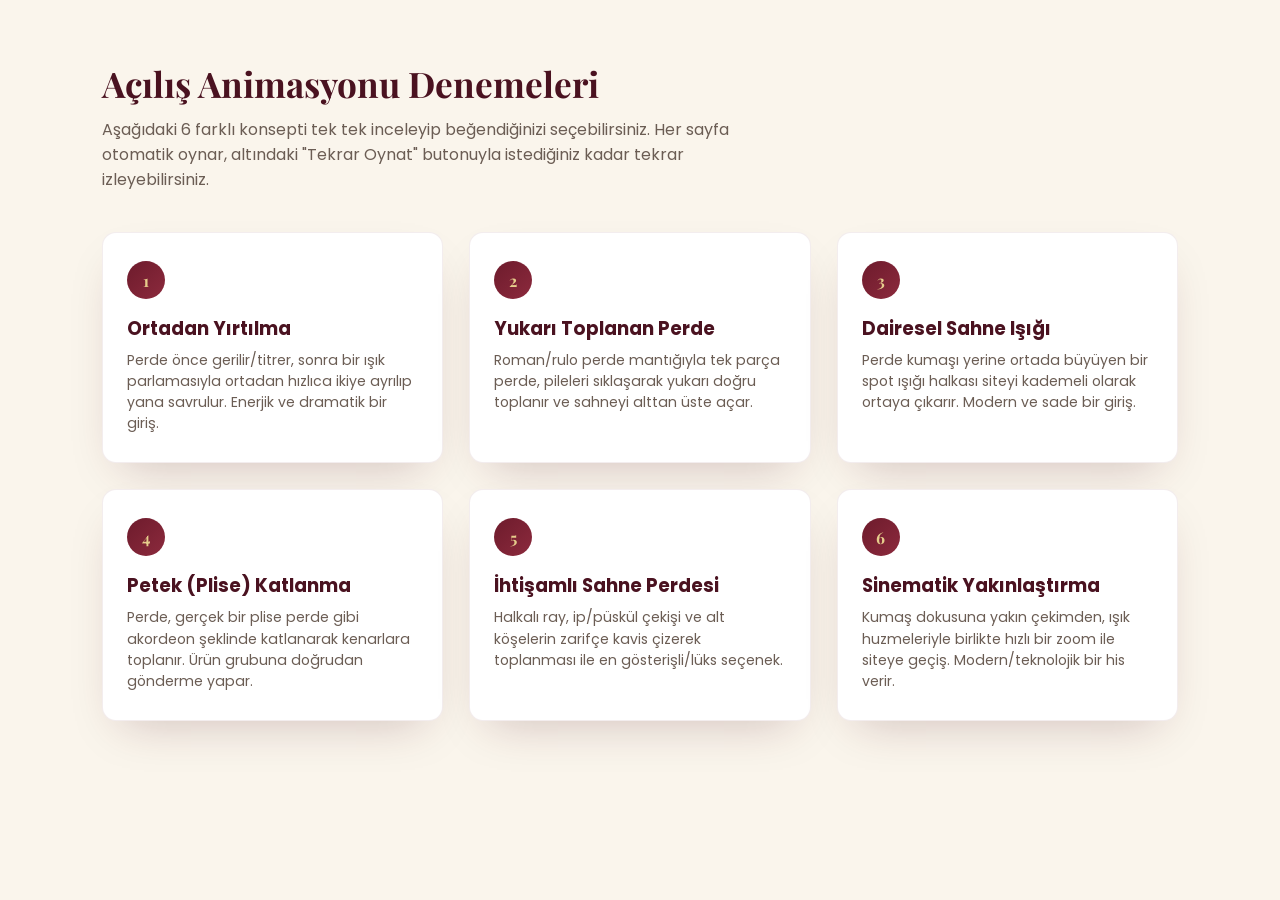
<file: animasyon-denemeleri/index.html>
<!DOCTYPE html>
<html lang="tr">
<head>
<meta charset="UTF-8">
<meta name="viewport" content="width=device-width, initial-scale=1.0">
<title>Açılış Animasyonu Denemeleri</title>
<link href="https://fonts.googleapis.com/css2?family=Playfair+Display:wght@700;800&family=Poppins:wght@400;500;600&display=swap" rel="stylesheet">
<style>
  :root{
    --bordo:#6d1b2c; --bordo-dark:#4a1220; --bordo-light:#8c2a3d;
    --gold:#c9a24b; --gold-light:#e6cd8c; --cream:#faf5ec; --ink-soft:#6b5d54;
  }
  *{box-sizing:border-box;margin:0;padding:0;}
  body{
    font-family:'Poppins',sans-serif; background:var(--cream); color:#2b211c;
    padding: 60px 8vw;
  }
  h1{ font-family:'Playfair Display',serif; color:var(--bordo-dark); font-size:2.2rem; margin-bottom:10px; }
  p.sub{ color:var(--ink-soft); margin-bottom:40px; max-width:640px; }
  .grid{
    display:grid; grid-template-columns:repeat(auto-fit,minmax(260px,1fr));
    gap:26px; max-width:1200px;
  }
  .card{
    background:#fff; border-radius:14px; padding:28px 24px; text-decoration:none; color:inherit;
    box-shadow:0 20px 45px -20px rgba(74,18,32,.25); display:block;
    transition:transform .3s ease, box-shadow .3s ease; border: 1px solid rgba(109,27,44,.08);
  }
  .card:hover{ transform:translateY(-6px); box-shadow:0 30px 55px -20px rgba(74,18,32,.4); }
  .num{
    width:38px; height:38px; border-radius:50%; background:linear-gradient(135deg,var(--bordo),var(--bordo-light));
    color:var(--gold-light); display:flex; align-items:center; justify-content:center;
    font-weight:700; margin-bottom:16px; font-family:'Playfair Display',serif;
  }
  .card h3{ font-size:1.15rem; margin-bottom:8px; color:var(--bordo-dark); }
  .card p{ font-size:.88rem; color:var(--ink-soft); line-height:1.5; }
</style>
</head>
<body>

<h1>Açılış Animasyonu Denemeleri</h1>
<p class="sub">Aşağıdaki 6 farklı konsepti tek tek inceleyip beğendiğinizi seçebilirsiniz. Her sayfa otomatik oynar, altındaki "Tekrar Oynat" butonuyla istediğiniz kadar tekrar izleyebilirsiniz.</p>

<div class="grid">
  <a class="card" href="1-yirtilma.html">
    <div class="num">1</div>
    <h3>Ortadan Yırtılma</h3>
    <p>Perde önce gerilir/titrer, sonra bir ışık parlamasıyla ortadan hızlıca ikiye ayrılıp yana savrulur. Enerjik ve dramatik bir giriş.</p>
  </a>
  <a class="card" href="2-yukari-toplanan.html">
    <div class="num">2</div>
    <h3>Yukarı Toplanan Perde</h3>
    <p>Roman/rulo perde mantığıyla tek parça perde, pileleri sıklaşarak yukarı doğru toplanır ve sahneyi alttan üste açar.</p>
  </a>
  <a class="card" href="3-dairesel-isik.html">
    <div class="num">3</div>
    <h3>Dairesel Sahne Işığı</h3>
    <p>Perde kumaşı yerine ortada büyüyen bir spot ışığı halkası siteyi kademeli olarak ortaya çıkarır. Modern ve sade bir giriş.</p>
  </a>
  <a class="card" href="4-plise-katlama.html">
    <div class="num">4</div>
    <h3>Petek (Plise) Katlanma</h3>
    <p>Perde, gerçek bir plise perde gibi akordeon şeklinde katlanarak kenarlara toplanır. Ürün grubuna doğrudan gönderme yapar.</p>
  </a>
  <a class="card" href="5-ihtisamli-sahne.html">
    <div class="num">5</div>
    <h3>İhtişamlı Sahne Perdesi</h3>
    <p>Halkalı ray, ip/püskül çekişi ve alt köşelerin zarifçe kavis çizerek toplanması ile en gösterişli/lüks seçenek.</p>
  </a>
  <a class="card" href="6-sinematik-yakinlastirma.html">
    <div class="num">6</div>
    <h3>Sinematik Yakınlaştırma</h3>
    <p>Kumaş dokusuna yakın çekimden, ışık huzmeleriyle birlikte hızlı bir zoom ile siteye geçiş. Modern/teknolojik bir his verir.</p>
  </a>
</div>

</body>
</html>
</file>
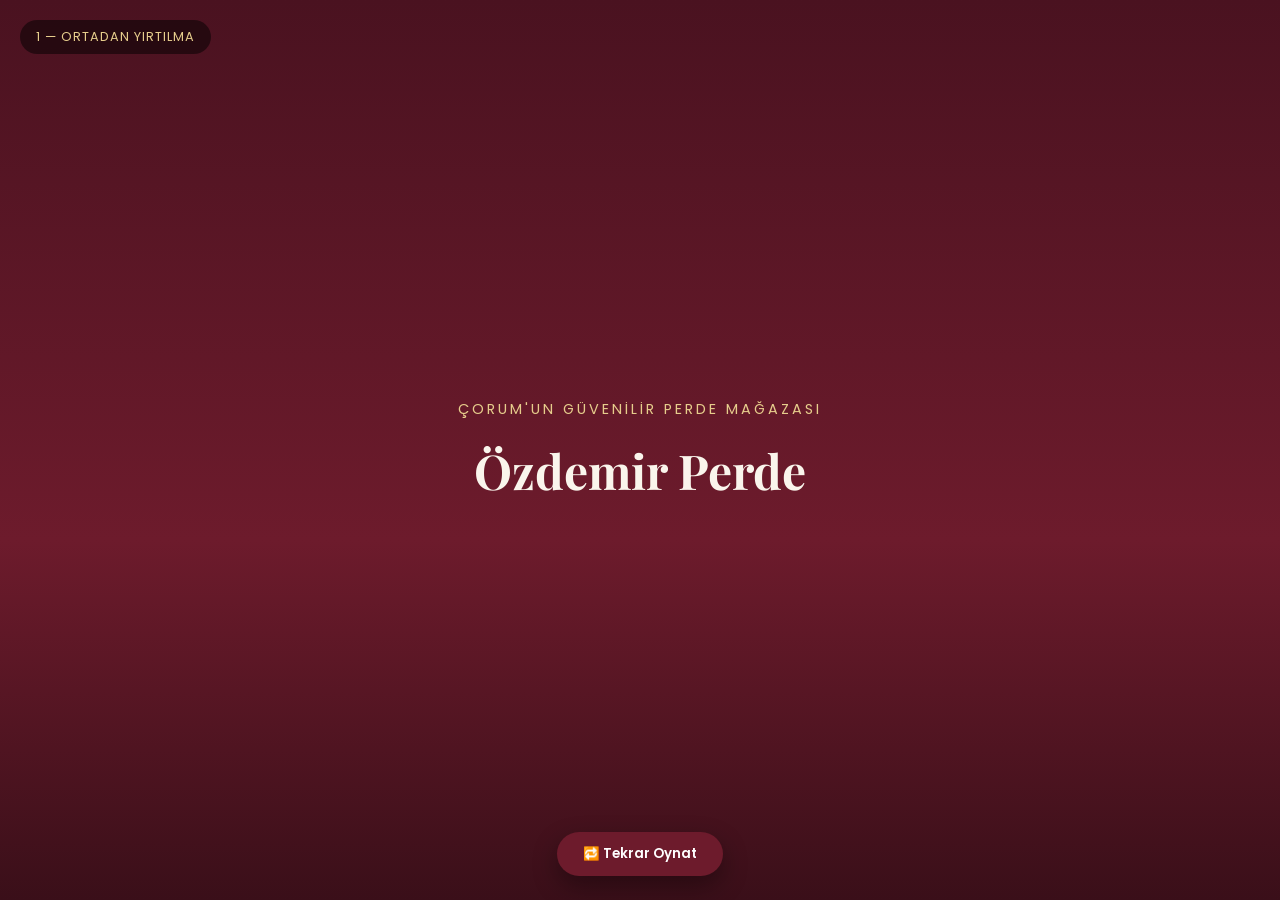
<file: animasyon-denemeleri/1-yirtilma.html>
<!DOCTYPE html>
<html lang="tr">
<head>
<meta charset="UTF-8">
<meta name="viewport" content="width=device-width, initial-scale=1.0">
<title>1 - Perde Ortadan Yırtılma</title>
<link href="https://fonts.googleapis.com/css2?family=Playfair+Display:wght@700;800&family=Poppins:wght@400;600&display=swap" rel="stylesheet">
<style>
  :root{
    --bordo:#6d1b2c; --bordo-dark:#4a1220; --bordo-light:#8c2a3d;
    --gold:#c9a24b; --gold-light:#e6cd8c; --cream:#faf5ec;
  }
  *{box-sizing:border-box;margin:0;padding:0;}
  body{font-family:'Poppins',sans-serif;overflow:hidden;height:100vh;background:var(--bordo-dark);}

  /* Mock hero arkaplan */
  .hero{
    position:fixed; inset:0; display:flex; align-items:center; justify-content:center;
    background: linear-gradient(180deg, var(--bordo-dark) 0%, var(--bordo) 60%, #3a0f19 100%);
    text-align:center; color:var(--cream); flex-direction:column; gap:18px;
  }
  .hero h1{ font-family:'Playfair Display',serif; font-size:3rem; }
  .hero p{ color: var(--gold-light); letter-spacing:3px; text-transform:uppercase; font-size:.9rem; }

  #intro{ position:fixed; inset:0; z-index:10; display:flex; }
  .panel{
    width:50%; height:100%; position:relative;
    background:
      repeating-linear-gradient(90deg, rgba(0,0,0,.2) 0 2px, transparent 2px 34px),
      linear-gradient(120deg, var(--bordo) 0%, var(--bordo-dark) 55%, var(--bordo-light) 100%);
    box-shadow: inset 0 0 90px rgba(0,0,0,.5);
    transition: transform .55s cubic-bezier(.65,0,.35,1), left .55s cubic-bezier(.65,0,.35,1);
  }
  .panel.left{ position:absolute; left:0; top:0; transform-origin:top left; }
  .panel.right{ position:absolute; left:50%; top:0; transform-origin:top right; }

  /* Gerilme (tension) fazı: perdeler titrer gibi hafif zıplar */
  .panel.tension{ animation: shake .45s ease-in-out; }
  @keyframes shake{
    0%,100%{ transform: translateX(0) scaleX(1); }
    20%{ transform: translateX(-3px) scaleX(1.01); }
    40%{ transform: translateX(3px) scaleX(.99); }
    60%{ transform: translateX(-2px) scaleX(1.01); }
    80%{ transform: translateX(2px); }
  }

  .panel.tear.left{ transform: translateX(-100%) rotate(-3deg) scaleX(.85); }
  .panel.tear.right{ transform: translateX(100%) rotate(3deg) scaleX(.85); }

  /* Yırtılma anındaki ışık parlaması */
  .flash{
    position:fixed; inset:0; z-index:9; background:var(--gold-light);
    opacity:0; pointer-events:none;
  }
  .flash.show{ animation: flashPop .5s ease-out; }
  @keyframes flashPop{
    0%{ opacity:0; }
    10%{ opacity:.9; }
    100%{ opacity:0; }
  }

  /* Yırtık seam çizgisi */
  .seam{
    position:fixed; top:0; bottom:0; left:50%; width:3px; z-index:11;
    background: repeating-linear-gradient(180deg, var(--gold-light) 0 8px, transparent 8px 14px);
    transform: translateX(-50%); opacity:.9;
  }
  .seam.hide{ opacity:0; transition:opacity .3s ease; }

  #replay{
    position:fixed; bottom:24px; left:50%; transform:translateX(-50%); z-index:20;
    background:var(--bordo); color:#fff; border:none; padding:12px 26px; border-radius:50px;
    font-family:inherit; font-weight:600; cursor:pointer; box-shadow:0 10px 24px rgba(0,0,0,.35);
  }
  #replay:hover{ background:var(--gold); color:var(--bordo-dark); }
  .badge{
    position:fixed; top:20px; left:20px; z-index:20; background:rgba(0,0,0,.5); color:var(--gold-light);
    padding:8px 16px; border-radius:20px; font-size:.8rem; letter-spacing:1px; text-transform:uppercase;
  }
</style>
</head>
<body>

<div class="hero">
  <p>Çorum'un Güvenilir Perde Mağazası</p>
  <h1>Özdemir Perde</h1>
</div>

<div class="badge">1 — Ortadan Yırtılma</div>
<div class="flash" id="flash"></div>
<div class="seam" id="seam"></div>

<div id="intro">
  <div class="panel left" id="panelLeft"></div>
  <div class="panel right" id="panelRight"></div>
</div>

<button id="replay">🔁 Tekrar Oynat</button>

<script>
function playIntro(){
  var left = document.getElementById('panelLeft');
  var right = document.getElementById('panelRight');
  var flash = document.getElementById('flash');
  var seam = document.getElementById('seam');
  var intro = document.getElementById('intro');

  intro.style.display = 'flex';
  left.className = 'panel left';
  right.className = 'panel right';
  left.style.transform = '';
  right.style.transform = '';
  seam.classList.remove('hide');
  flash.classList.remove('show');
  void left.offsetWidth; // reflow

  left.classList.add('tension');
  right.classList.add('tension');

  setTimeout(function(){
    flash.classList.add('show');
    seam.classList.add('hide');
    left.classList.remove('tension');
    right.classList.remove('tension');
    left.classList.add('tear');
    right.classList.add('tear');
  }, 450);

  setTimeout(function(){
    intro.style.display = 'none';
  }, 1250);
}

window.addEventListener('load', function(){ setTimeout(playIntro, 400); });
document.getElementById('replay').addEventListener('click', playIntro);
</script>
</body>
</html>
</file>
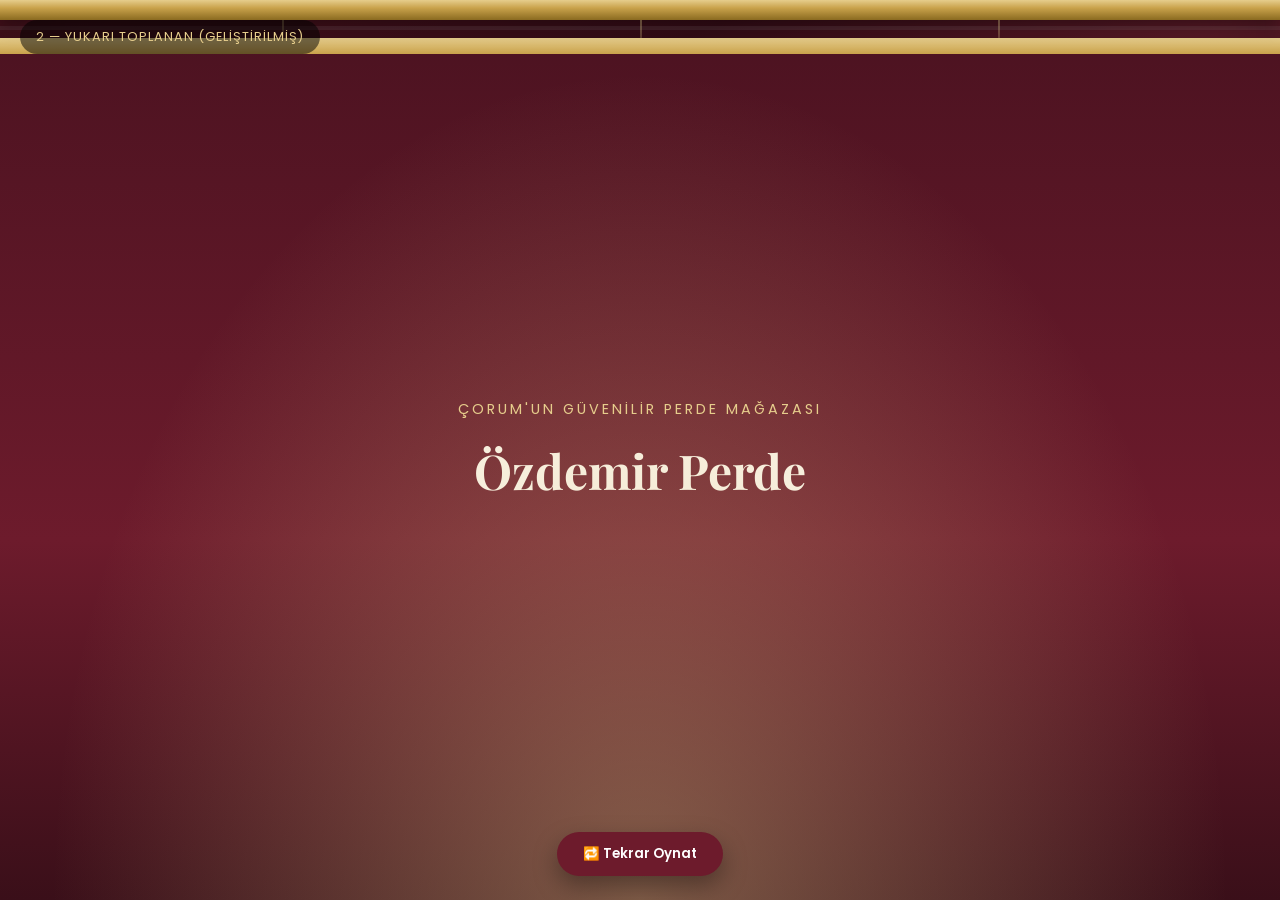
<file: animasyon-denemeleri/2-yukari-toplanan.html>
<!DOCTYPE html>
<html lang="tr">
<head>
<meta charset="UTF-8">
<meta name="viewport" content="width=device-width, initial-scale=1.0">
<title>2 - Yukarı Toplanan Perde (Geliştirilmiş)</title>
<link href="https://fonts.googleapis.com/css2?family=Playfair+Display:wght@700;800&family=Poppins:wght@400;600&display=swap" rel="stylesheet">
<style>
  :root{
    --bordo:#6d1b2c; --bordo-dark:#4a1220; --bordo-light:#8c2a3d;
    --gold:#c9a24b; --gold-light:#e6cd8c; --cream:#faf5ec;
  }
  *{box-sizing:border-box;margin:0;padding:0;}
  body{font-family:'Poppins',sans-serif;overflow:hidden;height:100vh;background:var(--bordo-dark);}

  .hero{
    position:fixed; inset:0; display:flex; align-items:center; justify-content:center;
    background: linear-gradient(180deg, var(--bordo-dark) 0%, var(--bordo) 60%, #3a0f19 100%);
    text-align:center; color:var(--cream); flex-direction:column; gap:18px;
  }
  .hero h1{ font-family:'Playfair Display',serif; font-size:3rem; }
  .hero p{ color: var(--gold-light); letter-spacing:3px; text-transform:uppercase; font-size:.9rem; }

  #glow{
    position:fixed; inset:0; z-index:9; pointer-events:none;
    background: radial-gradient(ellipse at 50% 100%, rgba(230,205,140,.4), transparent 65%);
    opacity:0; transition: opacity 1.1s ease;
  }
  #glow.show{ opacity:1; }

  #rod{
    position:fixed; top:0; left:0; right:0; height:20px; z-index:12;
    background: linear-gradient(180deg, var(--gold-light), var(--gold) 40%, #8a6a20);
    box-shadow: 0 6px 18px rgba(0,0,0,.4);
  }

  #panel{
    position:fixed; top:0; left:0; width:100%; height:100%; z-index:10;
    overflow:hidden;
    background-color: var(--bordo);
    background-image:
      repeating-linear-gradient(180deg,
        rgba(255,255,255,.12) 0px, rgba(255,255,255,.12) 4px,
        rgba(0,0,0,0) 4px, rgba(0,0,0,0) 22px,
        rgba(0,0,0,.3) 22px, rgba(0,0,0,.3) 27px,
        rgba(0,0,0,0) 27px, rgba(0,0,0,0) 46px),
      linear-gradient(160deg, var(--bordo) 0%, var(--bordo-dark) 55%, var(--bordo-light) 100%);
    background-size: 100% 46px, 100% 100%;
    background-repeat: repeat-y, no-repeat;
    box-shadow: inset 0 0 100px rgba(0,0,0,.5);
    transition: height 1.35s cubic-bezier(.65,0,.35,1), background-size 1.35s cubic-bezier(.65,0,.35,1);
    animation: panelSettle 1s ease-out;
  }
  @keyframes panelSettle{
    0%{ transform: translateY(-4px) rotate(0deg); }
    35%{ transform: translateY(0) rotate(.35deg); }
    70%{ transform: translateY(0) rotate(-.25deg); }
    100%{ transform: translateY(0) rotate(0deg); }
  }
  #panel.folded{
    height: 6%;
    background-size: 100% 13px, 100% 100%;
  }

  .cords{ position:absolute; inset:0; z-index:3; pointer-events:none; }
  .cord{
    position:absolute; top:0; bottom:16px; width:2px;
    background: linear-gradient(180deg, rgba(230,205,140,.7), rgba(230,205,140,.25));
  }
  .cord:nth-child(1){ left:22%; }
  .cord:nth-child(2){ left:50%; }
  .cord:nth-child(3){ left:78%; }
  .cords.tense .cord{ animation: cordPulse .35s ease; }
  @keyframes cordPulse{
    0%,100%{ opacity:.8; }
    50%{ opacity:1; box-shadow:0 0 6px var(--gold-light); }
  }

  #bar{
    position:absolute; bottom:0; left:0; right:0; height:16px; z-index:4;
    background: linear-gradient(180deg, var(--gold-light), var(--gold));
    box-shadow: 0 4px 10px rgba(0,0,0,.4);
  }

  #replay{
    position:fixed; bottom:24px; left:50%; transform:translateX(-50%); z-index:20;
    background:var(--bordo); color:#fff; border:none; padding:12px 26px; border-radius:50px;
    font-family:inherit; font-weight:600; cursor:pointer; box-shadow:0 10px 24px rgba(0,0,0,.35);
  }
  #replay:hover{ background:var(--gold); color:var(--bordo-dark); }
  .badge{
    position:fixed; top:20px; left:20px; z-index:20; background:rgba(0,0,0,.5); color:var(--gold-light);
    padding:8px 16px; border-radius:20px; font-size:.8rem; letter-spacing:1px; text-transform:uppercase;
  }
</style>
</head>
<body>

<div class="hero">
  <p>Çorum'un Güvenilir Perde Mağazası</p>
  <h1>Özdemir Perde</h1>
</div>

<div class="badge">2 — Yukarı Toplanan (Geliştirilmiş)</div>
<div id="glow"></div>
<div id="rod"></div>
<div id="panel">
  <div class="cords" id="cords">
    <span class="cord"></span><span class="cord"></span><span class="cord"></span>
  </div>
  <div id="bar"></div>
</div>

<button id="replay">🔁 Tekrar Oynat</button>

<script>
function playIntro(){
  var panel = document.getElementById('panel');
  var cords = document.getElementById('cords');
  var glow = document.getElementById('glow');

  panel.style.display = 'block';
  panel.classList.remove('folded');
  glow.classList.remove('show');
  cords.classList.remove('tense');
  void panel.offsetWidth;

  cords.classList.add('tense');

  setTimeout(function(){
    panel.classList.add('folded');
    glow.classList.add('show');
  }, 300);

  setTimeout(function(){
    panel.style.display = 'none';
    glow.classList.remove('show');
  }, 1750);
}

window.addEventListener('load', function(){ setTimeout(playIntro, 400); });
document.getElementById('replay').addEventListener('click', playIntro);
</script>
</body>
</html>
</file>
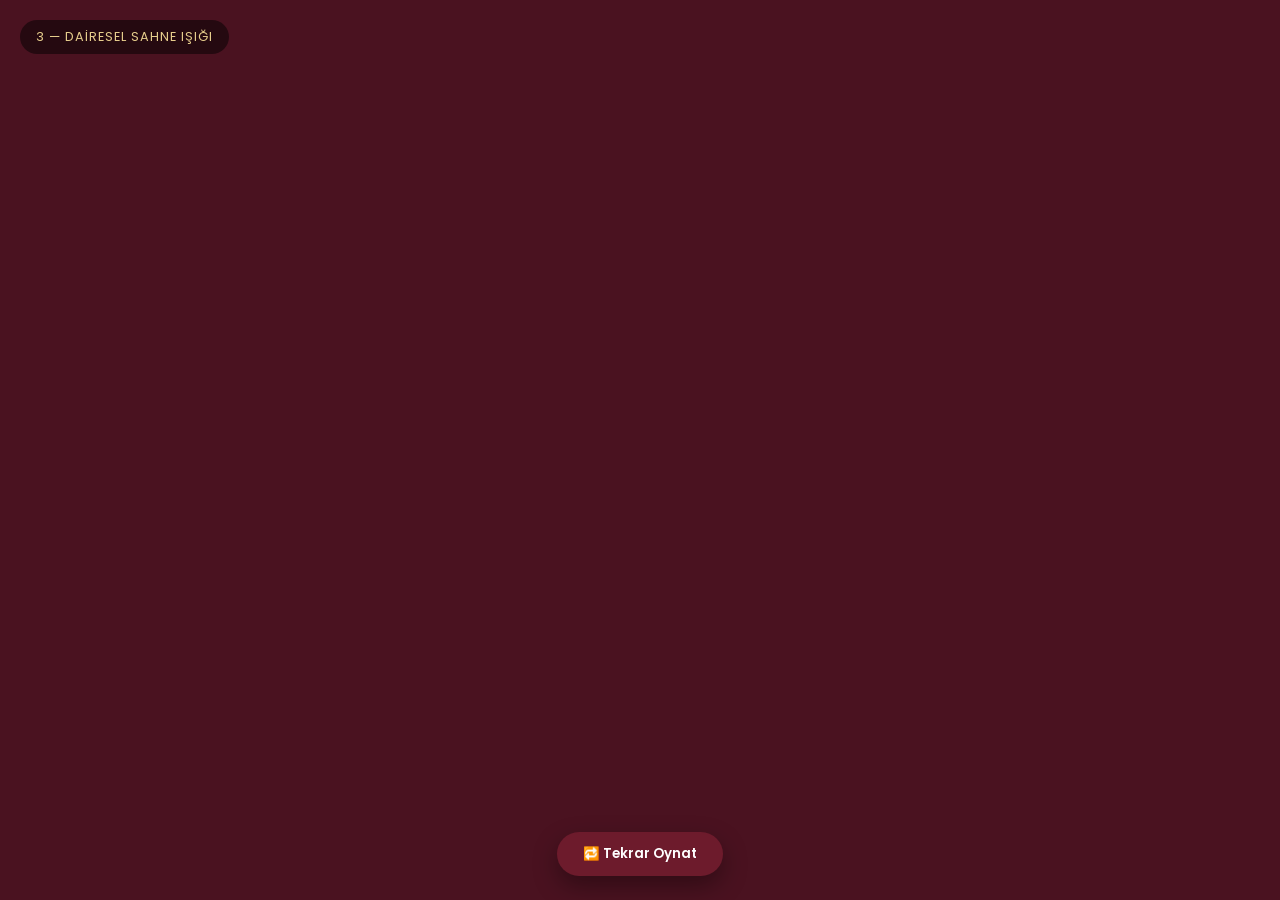
<file: animasyon-denemeleri/3-dairesel-isik.html>
<!DOCTYPE html>
<html lang="tr">
<head>
<meta charset="UTF-8">
<meta name="viewport" content="width=device-width, initial-scale=1.0">
<title>3 - Dairesel Sahne Işığı</title>
<link href="https://fonts.googleapis.com/css2?family=Playfair+Display:wght@700;800&family=Poppins:wght@400;600&display=swap" rel="stylesheet">
<style>
  :root{
    --bordo:#6d1b2c; --bordo-dark:#4a1220; --bordo-light:#8c2a3d;
    --gold:#c9a24b; --gold-light:#e6cd8c; --cream:#faf5ec;
  }
  *{box-sizing:border-box;margin:0;padding:0;}
  body{font-family:'Poppins',sans-serif;overflow:hidden;height:100vh;background:var(--bordo-dark);}

  .hero{
    position:fixed; inset:0; display:flex; align-items:center; justify-content:center;
    background: linear-gradient(180deg, var(--bordo-dark) 0%, var(--bordo) 60%, #3a0f19 100%);
    text-align:center; color:var(--cream); flex-direction:column; gap:18px; z-index:1;
  }
  .hero h1{ font-family:'Playfair Display',serif; font-size:3rem; }
  .hero p{ color: var(--gold-light); letter-spacing:3px; text-transform:uppercase; font-size:.9rem; }

  #glow{
    position:fixed; inset:0; z-index:2; pointer-events:none;
    background: radial-gradient(circle at 50% 50%, rgba(230,205,140,.55), transparent 55%);
    opacity:0; transition: opacity 1s ease;
  }
  #glow.show{ opacity:1; }

  #overlay{
    position:fixed; inset:0; z-index:3; background: var(--bordo-dark);
    clip-path: circle(0% at 50% 50%);
    transition: clip-path 1.4s cubic-bezier(.7,0,.25,1);
  }
  #overlay.open{ clip-path: circle(78% at 50% 50%); }

  /* Köşe perde süsleri (dekoratif, sahne çerçevesi hissi) */
  .corner{
    position:fixed; width:140px; height:140px; z-index:4; pointer-events:none;
    background: radial-gradient(circle at 0 0, var(--bordo-light), transparent 70%);
    transition: opacity 1s ease .2s;
  }
  .corner.tl{ top:0; left:0; }
  .corner.tr{ top:0; right:0; transform: scaleX(-1); }
  .corner.bl{ bottom:0; left:0; transform: scaleY(-1); }
  .corner.br{ bottom:0; right:0; transform: scale(-1,-1); }
  .corner.hide{ opacity:0; }

  #replay{
    position:fixed; bottom:24px; left:50%; transform:translateX(-50%); z-index:20;
    background:var(--bordo); color:#fff; border:none; padding:12px 26px; border-radius:50px;
    font-family:inherit; font-weight:600; cursor:pointer; box-shadow:0 10px 24px rgba(0,0,0,.35);
  }
  #replay:hover{ background:var(--gold); color:var(--bordo-dark); }
  .badge{
    position:fixed; top:20px; left:20px; z-index:20; background:rgba(0,0,0,.5); color:var(--gold-light);
    padding:8px 16px; border-radius:20px; font-size:.8rem; letter-spacing:1px; text-transform:uppercase;
  }
</style>
</head>
<body>

<div class="hero">
  <p>Çorum'un Güvenilir Perde Mağazası</p>
  <h1>Özdemir Perde</h1>
</div>

<div id="glow"></div>
<div class="corner tl"></div>
<div class="corner tr"></div>
<div class="corner bl"></div>
<div class="corner br"></div>
<div id="overlay"></div>

<div class="badge">3 — Dairesel Sahne Işığı</div>
<button id="replay">🔁 Tekrar Oynat</button>

<script>
function playIntro(){
  var overlay = document.getElementById('overlay');
  var glow = document.getElementById('glow');
  var corners = document.querySelectorAll('.corner');

  overlay.style.display = 'block';
  overlay.classList.remove('open');
  glow.classList.remove('show');
  corners.forEach(function(c){ c.classList.remove('hide'); });
  void overlay.offsetWidth;

  setTimeout(function(){
    glow.classList.add('show');
    overlay.classList.add('open');
    corners.forEach(function(c){ c.classList.add('hide'); });
  }, 500);

  setTimeout(function(){
    overlay.style.display = 'none';
    glow.classList.remove('show');
  }, 2100);
}

window.addEventListener('load', function(){ setTimeout(playIntro, 400); });
document.getElementById('replay').addEventListener('click', playIntro);
</script>
</body>
</html>
</file>
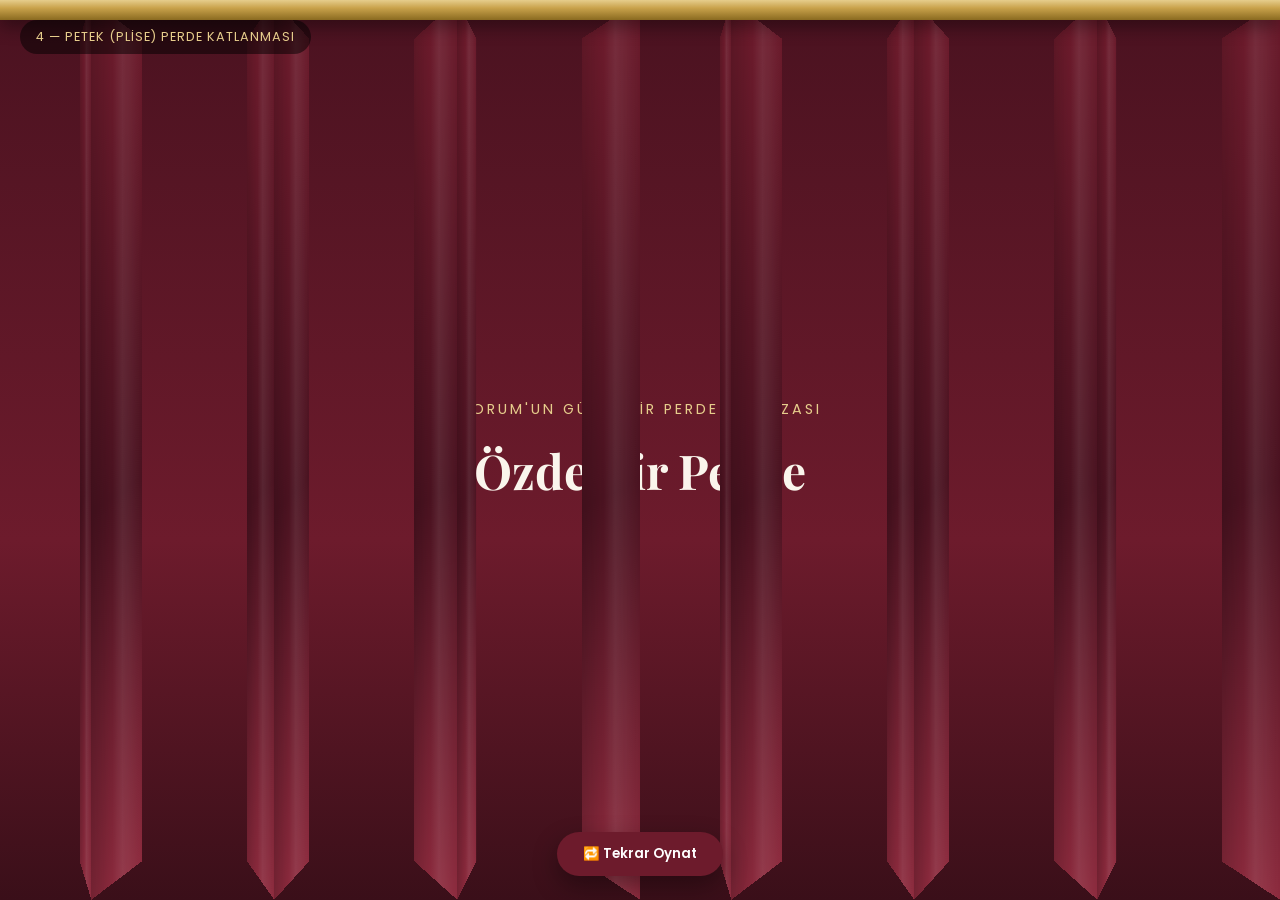
<file: animasyon-denemeleri/4-plise-katlama.html>
<!DOCTYPE html>
<html lang="tr">
<head>
<meta charset="UTF-8">
<meta name="viewport" content="width=device-width, initial-scale=1.0">
<title>4 - Petek Perde Katlanması</title>
<link href="https://fonts.googleapis.com/css2?family=Playfair+Display:wght@700;800&family=Poppins:wght@400;600&display=swap" rel="stylesheet">
<style>
  :root{
    --bordo:#6d1b2c; --bordo-dark:#4a1220; --bordo-light:#8c2a3d;
    --gold:#c9a24b; --gold-light:#e6cd8c; --cream:#faf5ec;
  }
  *{box-sizing:border-box;margin:0;padding:0;}
  body{font-family:'Poppins',sans-serif;overflow:hidden;height:100vh;background:var(--bordo-dark);}

  .hero{
    position:fixed; inset:0; display:flex; align-items:center; justify-content:center;
    background: linear-gradient(180deg, var(--bordo-dark) 0%, var(--bordo) 60%, #3a0f19 100%);
    text-align:center; color:var(--cream); flex-direction:column; gap:18px;
  }
  .hero h1{ font-family:'Playfair Display',serif; font-size:3rem; }
  .hero p{ color: var(--gold-light); letter-spacing:3px; text-transform:uppercase; font-size:.9rem; }

  #intro{ position:fixed; inset:0; z-index:10; display:flex; }
  .side{
    width:50%; height:100%; position:relative; display:flex;
    transition: transform 1s cubic-bezier(.6,0,.3,1);
  }
  .side.left{ left:0; transform-origin:left; }
  .side.right{ left:0; transform-origin:right; justify-content:flex-end; }
  .side.left.closed{ transform: translateX(-100%); }
  .side.right.closed{ transform: translateX(100%); }

  .fold{
    height:100%; flex:1 0 auto;
    background:
      linear-gradient(90deg, rgba(0,0,0,.15), transparent 40%, rgba(255,255,255,.08) 60%, transparent),
      linear-gradient(160deg, var(--bordo) 0%, var(--bordo-dark) 55%, var(--bordo-light) 100%);
    transition: transform .7s cubic-bezier(.5,0,.3,1);
    backface-visibility:hidden;
  }
  .side{ perspective: 900px; }
  .fold.even{ transform-origin:right center; }
  .fold.odd{ transform-origin:left center; }
  .fold.folded.even{ transform: rotateY(-68deg); }
  .fold.folded.odd{ transform: rotateY(68deg); }

  #rod{
    position:fixed; top:0; left:0; right:0; height:20px; z-index:12;
    background: linear-gradient(180deg, var(--gold-light), var(--gold) 40%, #8a6a20);
    box-shadow: 0 6px 18px rgba(0,0,0,.4);
  }

  #replay{
    position:fixed; bottom:24px; left:50%; transform:translateX(-50%); z-index:20;
    background:var(--bordo); color:#fff; border:none; padding:12px 26px; border-radius:50px;
    font-family:inherit; font-weight:600; cursor:pointer; box-shadow:0 10px 24px rgba(0,0,0,.35);
  }
  #replay:hover{ background:var(--gold); color:var(--bordo-dark); }
  .badge{
    position:fixed; top:20px; left:20px; z-index:20; background:rgba(0,0,0,.5); color:var(--gold-light);
    padding:8px 16px; border-radius:20px; font-size:.8rem; letter-spacing:1px; text-transform:uppercase;
  }
</style>
</head>
<body>

<div class="hero">
  <p>Çorum'un Güvenilir Perde Mağazası</p>
  <h1>Özdemir Perde</h1>
</div>

<div class="badge">4 — Petek (Plise) Perde Katlanması</div>
<div id="rod"></div>

<div id="intro">
  <div class="side left" id="sideLeft"></div>
  <div class="side right" id="sideRight"></div>
</div>

<button id="replay">🔁 Tekrar Oynat</button>

<script>
var STRIP_COUNT = 7;

function buildStrips(container){
  container.innerHTML = '';
  for (var i = 0; i < STRIP_COUNT; i++){
    var f = document.createElement('div');
    f.className = 'fold ' + (i % 2 === 0 ? 'even' : 'odd');
    f.style.transitionDelay = (i * 45) + 'ms';
    container.appendChild(f);
  }
}

function playIntro(){
  var left = document.getElementById('sideLeft');
  var right = document.getElementById('sideRight');

  document.getElementById('intro').style.display = 'flex';
  left.classList.remove('closed');
  right.classList.remove('closed');
  buildStrips(left);
  buildStrips(right);
  void left.offsetWidth;

  setTimeout(function(){
    left.querySelectorAll('.fold').forEach(function(f){ f.classList.add('folded'); });
    right.querySelectorAll('.fold').forEach(function(f){ f.classList.add('folded'); });
  }, 250);

  setTimeout(function(){
    left.classList.add('closed');
    right.classList.add('closed');
  }, 550);

  setTimeout(function(){
    document.getElementById('intro').style.display = 'none';
  }, 1700);
}

window.addEventListener('load', function(){ setTimeout(playIntro, 400); });
document.getElementById('replay').addEventListener('click', playIntro);
</script>
</body>
</html>
</file>
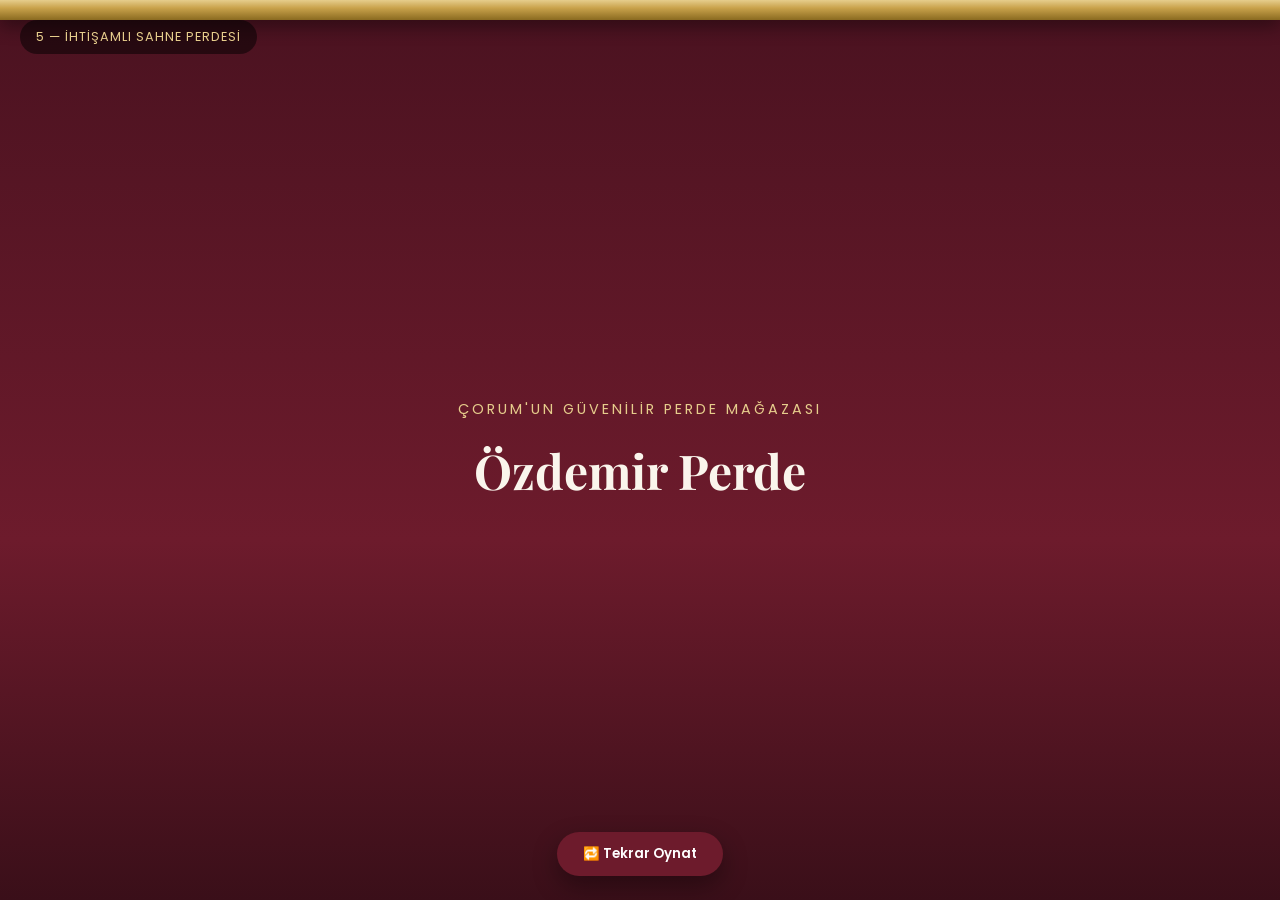
<file: animasyon-denemeleri/5-ihtisamli-sahne.html>
<!DOCTYPE html>
<html lang="tr">
<head>
<meta charset="UTF-8">
<meta name="viewport" content="width=device-width, initial-scale=1.0">
<title>5 - İhtişamlı Sahne Perdesi</title>
<link href="https://fonts.googleapis.com/css2?family=Playfair+Display:wght@700;800&family=Poppins:wght@400;600&display=swap" rel="stylesheet">
<style>
  :root{
    --bordo:#6d1b2c; --bordo-dark:#4a1220; --bordo-light:#8c2a3d;
    --gold:#c9a24b; --gold-light:#e6cd8c; --cream:#faf5ec;
  }
  *{box-sizing:border-box;margin:0;padding:0;}
  body{font-family:'Poppins',sans-serif;overflow:hidden;height:100vh;background:var(--bordo-dark);}

  .hero{
    position:fixed; inset:0; display:flex; align-items:center; justify-content:center;
    background: linear-gradient(180deg, var(--bordo-dark) 0%, var(--bordo) 60%, #3a0f19 100%);
    text-align:center; color:var(--cream); flex-direction:column; gap:18px;
  }
  .hero h1{ font-family:'Playfair Display',serif; font-size:3rem; }
  .hero p{ color: var(--gold-light); letter-spacing:3px; text-transform:uppercase; font-size:.9rem; }

  #intro{ position:fixed; inset:0; z-index:10; }
  .panel{
    position:absolute; top:0; width:50%; height:100%;
    background:
      repeating-linear-gradient(90deg, rgba(0,0,0,.2) 0 2px, transparent 2px 34px),
      linear-gradient(120deg, var(--bordo) 0%, var(--bordo-dark) 55%, var(--bordo-light) 100%);
    box-shadow: inset 0 0 90px rgba(0,0,0,.5);
    transition: transform 1.6s cubic-bezier(.6,0,.25,1), clip-path 1.6s cubic-bezier(.6,0,.25,1);
  }
  .panel.left{
    left:0; transform-origin:top left;
    clip-path: polygon(0 0, 100% 0, 100% 100%, 100% 100%, 0 100%);
  }
  .panel.right{
    left:50%; transform-origin:top right;
    clip-path: polygon(0 0, 100% 0, 100% 100%, 0 100%, 0 100%);
  }
  .panel.left.open{
    transform: translateX(-100%);
    clip-path: polygon(0 0, 100% 0, 100% 62%, 32% 100%, 0 100%);
  }
  .panel.right.open{
    transform: translateX(100%);
    clip-path: polygon(0 0, 100% 0, 100% 100%, 68% 100%, 0 62%);
  }

  .scallops{
    position:fixed; top:18px; left:0; right:0; height:40px; z-index:11;
    display:flex; justify-content:space-evenly; pointer-events:none;
  }
  .scallops span{
    width:60px; height:40px; border-radius:0 0 50% 50%;
    background: linear-gradient(180deg, var(--gold), var(--gold-light));
    box-shadow: 0 4px 10px rgba(0,0,0,.3);
    opacity:.95;
    transition: transform 1s ease, opacity 1s ease;
  }
  .scallops.open span{ transform: translateY(-60px); opacity:0; }

  #rod{
    position:fixed; top:0; left:0; right:0; height:20px; z-index:12;
    background: linear-gradient(180deg, var(--gold-light), var(--gold) 40%, #8a6a20);
    box-shadow: 0 6px 18px rgba(0,0,0,.4);
  }

  .pull{
    position:fixed; top:20px; left:50%; transform:translateX(-50%); z-index:13;
    display:flex; flex-direction:column; align-items:center;
  }
  .pull.tug{ animation: tug .5s ease-in-out both; }
  .pull .rope{ width:2px; height:32px; background: var(--gold-light); }
  .pull .tassel{ width:12px; height:18px; margin-top:-2px; border-radius:0 0 50% 50%; background: linear-gradient(180deg, var(--gold), var(--gold-light)); }
  @keyframes tug{
    0%{ transform: translateX(-50%) translateY(0); opacity:1; }
    45%{ transform: translateX(-50%) translateY(20px); opacity:1; }
    100%{ transform: translateX(-50%) translateY(4px); opacity:0; }
  }

  #replay{
    position:fixed; bottom:24px; left:50%; transform:translateX(-50%); z-index:20;
    background:var(--bordo); color:#fff; border:none; padding:12px 26px; border-radius:50px;
    font-family:inherit; font-weight:600; cursor:pointer; box-shadow:0 10px 24px rgba(0,0,0,.35);
  }
  #replay:hover{ background:var(--gold); color:var(--bordo-dark); }
  .badge{
    position:fixed; top:20px; left:20px; z-index:20; background:rgba(0,0,0,.5); color:var(--gold-light);
    padding:8px 16px; border-radius:20px; font-size:.8rem; letter-spacing:1px; text-transform:uppercase;
  }
</style>
</head>
<body>

<div class="hero">
  <p>Çorum'un Güvenilir Perde Mağazası</p>
  <h1>Özdemir Perde</h1>
</div>

<div class="badge">5 — İhtişamlı Sahne Perdesi</div>
<div class="scallops" id="scallops">
  <span></span><span></span><span></span><span></span><span></span><span></span>
</div>
<div id="rod"></div>
<div class="pull" id="pull"><span class="rope"></span><span class="tassel"></span></div>

<div id="intro">
  <div class="panel left" id="panelLeft"></div>
  <div class="panel right" id="panelRight"></div>
</div>

<button id="replay">🔁 Tekrar Oynat</button>

<script>
function playIntro(){
  var left = document.getElementById('panelLeft');
  var right = document.getElementById('panelRight');
  var scallops = document.getElementById('scallops');
  var pull = document.getElementById('pull');
  var intro = document.getElementById('intro');

  intro.style.display = 'block';
  left.classList.remove('open');
  right.classList.remove('open');
  scallops.classList.remove('open');
  pull.classList.remove('tug');
  void left.offsetWidth;

  pull.classList.add('tug');

  setTimeout(function(){
    left.classList.add('open');
    right.classList.add('open');
    scallops.classList.add('open');
  }, 350);

  setTimeout(function(){
    intro.style.display = 'none';
  }, 2100);
}

window.addEventListener('load', function(){ setTimeout(playIntro, 400); });
document.getElementById('replay').addEventListener('click', playIntro);
</script>
</body>
</html>
</file>
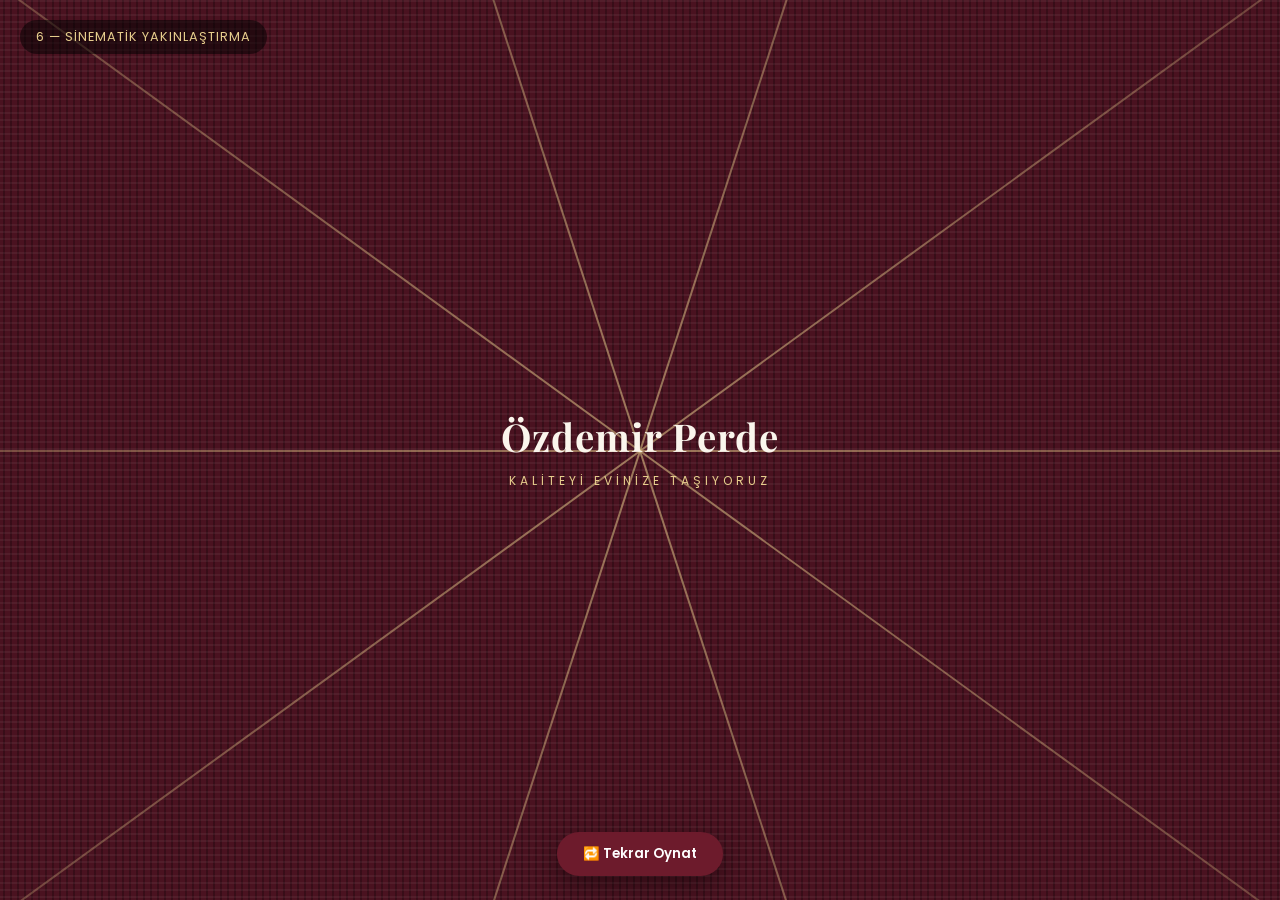
<file: animasyon-denemeleri/6-sinematik-yakinlastirma.html>
<!DOCTYPE html>
<html lang="tr">
<head>
<meta charset="UTF-8">
<meta name="viewport" content="width=device-width, initial-scale=1.0">
<title>6 - Sinematik Yakınlaştırma</title>
<link href="https://fonts.googleapis.com/css2?family=Playfair+Display:wght@700;800&family=Poppins:wght@400;600;700&display=swap" rel="stylesheet">
<style>
  :root{
    --bordo:#6d1b2c; --bordo-dark:#4a1220; --bordo-light:#8c2a3d;
    --gold:#c9a24b; --gold-light:#e6cd8c; --cream:#faf5ec;
  }
  *{box-sizing:border-box;margin:0;padding:0;}
  body{font-family:'Poppins',sans-serif;overflow:hidden;height:100vh;background:var(--bordo-dark);}

  .hero{
    position:fixed; inset:0; display:flex; align-items:center; justify-content:center;
    background: linear-gradient(180deg, var(--bordo-dark) 0%, var(--bordo) 60%, #3a0f19 100%);
    text-align:center; color:var(--cream); flex-direction:column; gap:18px;
  }
  .hero h1{ font-family:'Playfair Display',serif; font-size:3rem; }
  .hero p{ color: var(--gold-light); letter-spacing:3px; text-transform:uppercase; font-size:.9rem; }

  #intro{ position:fixed; inset:0; z-index:10; overflow:hidden; }

  .fabric{
    position:absolute; inset:-20%;
    background-color: var(--bordo-dark);
    background-image:
      repeating-linear-gradient(0deg, rgba(255,255,255,.05) 0 2px, transparent 2px 7px),
      repeating-linear-gradient(90deg, rgba(0,0,0,.25) 0 2px, transparent 2px 7px);
    transform: scale(1);
    transition: transform 1.1s cubic-bezier(.6,0,.85,0), opacity .9s ease .3s;
    opacity:1;
  }
  .fabric.zoom{ transform: scale(9); opacity:0; }

  .wordmark{
    position:absolute; inset:0; display:flex; align-items:center; justify-content:center;
    flex-direction:column; gap:10px; z-index:2; color: var(--cream);
    opacity:0; animation: fadeInWord .6s ease .15s forwards;
  }
  .wordmark h2{ font-family:'Playfair Display',serif; font-size:2.4rem; letter-spacing:1px; }
  .wordmark span{ color: var(--gold-light); letter-spacing:4px; text-transform:uppercase; font-size:.75rem; }
  .wordmark.zoom{ transition: opacity .4s ease; opacity:0 !important; animation:none; }
  @keyframes fadeInWord{ to{ opacity:1; } }

  .ray{
    position:absolute; top:50%; left:50%; height:2px; width:0;
    background: linear-gradient(90deg, var(--gold-light), transparent);
    transform-origin: left center;
    opacity:0; z-index:1;
    transition: width .8s cubic-bezier(.2,.8,.2,1), opacity .8s ease;
  }
  .ray.burst{ width:120vw; opacity:.55; }

  #replay{
    position:fixed; bottom:24px; left:50%; transform:translateX(-50%); z-index:20;
    background:var(--bordo); color:#fff; border:none; padding:12px 26px; border-radius:50px;
    font-family:inherit; font-weight:600; cursor:pointer; box-shadow:0 10px 24px rgba(0,0,0,.35);
  }
  #replay:hover{ background:var(--gold); color:var(--bordo-dark); }
  .badge{
    position:fixed; top:20px; left:20px; z-index:20; background:rgba(0,0,0,.5); color:var(--gold-light);
    padding:8px 16px; border-radius:20px; font-size:.8rem; letter-spacing:1px; text-transform:uppercase;
  }
</style>
</head>
<body>

<div class="hero">
  <p>Çorum'un Güvenilir Perde Mağazası</p>
  <h1>Özdemir Perde</h1>
</div>

<div class="badge">6 — Sinematik Yakınlaştırma</div>

<div id="intro">
  <div class="fabric" id="fabric"></div>
  <div id="rays"></div>
  <div class="wordmark" id="wordmark">
    <h2>Özdemir Perde</h2>
    <span>Kaliteyi Evinize Taşıyoruz</span>
  </div>
</div>

<button id="replay">🔁 Tekrar Oynat</button>

<script>
var RAY_COUNT = 10;

function buildRays(){
  var container = document.getElementById('rays');
  container.innerHTML = '';
  for (var i = 0; i < RAY_COUNT; i++){
    var r = document.createElement('div');
    r.className = 'ray';
    r.style.transform = 'rotate(' + (i * (360 / RAY_COUNT)) + 'deg)';
    container.appendChild(r);
  }
}

function playIntro(){
  var intro = document.getElementById('intro');
  var fabric = document.getElementById('fabric');
  var wordmark = document.getElementById('wordmark');

  intro.style.display = 'block';
  fabric.classList.remove('zoom');
  wordmark.classList.remove('zoom');
  wordmark.style.animation = 'none';
  buildRays();
  void fabric.offsetWidth;
  wordmark.style.animation = '';

  setTimeout(function(){
    document.querySelectorAll('.ray').forEach(function(r){ r.classList.add('burst'); });
  }, 500);

  setTimeout(function(){
    fabric.classList.add('zoom');
    wordmark.classList.add('zoom');
  }, 650);

  setTimeout(function(){
    intro.style.display = 'none';
  }, 1900);
}

window.addEventListener('load', function(){ setTimeout(playIntro, 400); });
document.getElementById('replay').addEventListener('click', playIntro);
</script>
</body>
</html>
</file>
<file: css/style.css>
/* ============================================================
   ÖZDEMİR PERDE — Ana Stil Dosyası
   ============================================================ */

:root{
  --bordo: #6d1b2c;
  --bordo-dark: #4a1220;
  --bordo-light: #8c2a3d;
  --gold: #c9a24b;
  --gold-light: #e6cd8c;
  --cream: #faf5ec;
  --cream-2: #f2e9d8;
  --ink: #2b211c;
  --ink-soft: #6b5d54;
  --white: #ffffff;

  --font-head: 'Playfair Display', serif;
  --font-body: 'Poppins', sans-serif;

  --radius: 14px;
  --shadow: 0 20px 45px -20px rgba(74, 18, 32, .35);
  --transition: .4s cubic-bezier(.25,.8,.25,1);
}

*{ box-sizing: border-box; margin:0; padding:0; }
html{
  scroll-behavior: smooth;
  scrollbar-gutter: stable;
  scrollbar-width: thin;
  scrollbar-color: var(--bordo) var(--cream-2);
}
body{
  font-family: var(--font-body);
  color: var(--ink);
  background: var(--cream);
  overflow-x: hidden;
  line-height: 1.6;
}

/* ---------- Kırmızı temalı scrollbar (Chrome/Edge/Safari) ---------- */
::-webkit-scrollbar{ width: 12px; height: 12px; }
::-webkit-scrollbar-track{ background: var(--cream-2); }
::-webkit-scrollbar-thumb{
  background: linear-gradient(180deg, var(--bordo-light), var(--bordo));
  border-radius: 10px;
  border: 2px solid var(--cream-2);
}
::-webkit-scrollbar-thumb:hover{ background: var(--bordo-dark); }
img{ max-width: 100%; display:block; }
a{ text-decoration:none; color:inherit; }
ul{ list-style:none; }
button{ font-family:inherit; cursor:pointer; border:none; background:none; }
section{ padding: 110px 8vw; position:relative; }

h1,h2,h3,h4{ font-family: var(--font-head); color: var(--bordo-dark); }
em{ font-style: normal; color: var(--gold); }

.btn{
  display:inline-flex; align-items:center; gap:10px;
  padding: 15px 34px;
  border-radius: 50px;
  font-weight:600;
  font-size: .95rem;
  letter-spacing: .3px;
  transition: var(--transition);
}
.btn-primary{
  background: linear-gradient(135deg, var(--bordo), var(--bordo-light));
  color: var(--white);
  box-shadow: 0 12px 30px -10px rgba(109,27,44,.55);
}
.btn-primary:hover{ transform: translateY(-3px); box-shadow: 0 18px 34px -10px rgba(109,27,44,.6); }
.btn-whatsapp{
  background: #25D366;
  color:#fff;
}
.btn-whatsapp svg{ width:18px; height:18px; fill:#fff; }
.btn-whatsapp:hover{ transform: translateY(-3px); }
.btn-block{ width:100%; justify-content:center; }

/* ---------- Scroll Reveal ---------- */
[data-reveal]{
  opacity:0;
  transform: translateY(40px);
  transition: opacity .9s ease, transform .9s ease;
}
[data-reveal].revealed{ opacity:1; transform: translateY(0); }

/* ============================================================
   CURTAIN INTRO ANIMATION (Yukarı Toplanan Perde)
   ============================================================ */
#curtain-intro{
  position: fixed; inset:0; z-index: 9999;
  background: var(--bordo-dark);
}
.curtain-rod{
  position:absolute; top:0; left:0; right:0; height:22px;
  background: linear-gradient(180deg, var(--gold-light), var(--gold) 40%, #8a6a20);
  box-shadow: 0 6px 18px rgba(0,0,0,.4);
  z-index: 3;
}

.curtain-glow{
  position:absolute; inset:0; z-index:1;
  background: radial-gradient(ellipse at 50% 100%, rgba(230,205,140,.4), transparent 65%);
  opacity:0; transition: opacity 1.2s ease;
  pointer-events:none;
}
.curtain-glow.show{ opacity:1; }

.curtain-panel{
  position:absolute; top:0; left:0; width:100%; height:100%; z-index:2;
  overflow:hidden;
  background-color: var(--bordo);
  background-image:
    repeating-linear-gradient(180deg,
      rgba(255,255,255,.12) 0px, rgba(255,255,255,.12) 4px,
      rgba(0,0,0,0) 4px, rgba(0,0,0,0) 22px,
      rgba(0,0,0,.3) 22px, rgba(0,0,0,.3) 27px,
      rgba(0,0,0,0) 27px, rgba(0,0,0,0) 46px),
    linear-gradient(160deg, var(--bordo) 0%, var(--bordo-dark) 55%, var(--bordo-light) 100%);
  background-size: 100% 46px, 100% 100%;
  background-repeat: repeat-y, no-repeat;
  box-shadow: inset 0 0 100px rgba(0,0,0,.5);
  transition: height 1.35s cubic-bezier(.65,0,.35,1), background-size 1.35s cubic-bezier(.65,0,.35,1);
  animation: curtainSettle 1s ease-out;
}
@keyframes curtainSettle{
  0%{ transform: translateY(-4px) rotate(0deg); }
  35%{ transform: translateY(0) rotate(.35deg); }
  70%{ transform: translateY(0) rotate(-.25deg); }
  100%{ transform: translateY(0) rotate(0deg); }
}
.curtain-panel.folded{
  height: 6%;
  background-size: 100% 13px, 100% 100%;
}

.curtain-cords{ position:absolute; inset:0; z-index:3; pointer-events:none; }
.curtain-cord{
  position:absolute; top:0; bottom:16px; width:2px;
  background: linear-gradient(180deg, rgba(230,205,140,.7), rgba(230,205,140,.25));
}
.curtain-cord:nth-child(1){ left:22%; }
.curtain-cord:nth-child(2){ left:50%; }
.curtain-cord:nth-child(3){ left:78%; }
.curtain-cords.tense .curtain-cord{ animation: cordPulse .35s ease; }
@keyframes cordPulse{
  0%,100%{ opacity:.8; }
  50%{ opacity:1; box-shadow:0 0 6px var(--gold-light); }
}

.curtain-bar{
  position:absolute; bottom:0; left:0; right:0; height:16px; z-index:4;
  background: linear-gradient(180deg, var(--gold-light), var(--gold));
  box-shadow: 0 4px 10px rgba(0,0,0,.4);
}

body.no-scroll{ overflow:hidden; height:100vh; }

/* ============================================================
   NAVBAR
   ============================================================ */
#navbar{
  position: fixed; top:0; left:0; right:0; z-index: 900;
  padding: 22px 6vw;
  display:flex; align-items:center;
  transition: var(--transition);
}
.nav-container{
  width:100%; display:flex; align-items:center; justify-content:space-between;
}
#navbar.scrolled{
  padding: 12px 6vw;
  background: rgba(250, 245, 236, .92);
  backdrop-filter: blur(10px);
  box-shadow: 0 8px 24px rgba(74,18,32,.08);
}
.nav-logo, .footer-logo{
  display:flex; align-items:center; gap:10px;
}
.logo-mark{
  width:42px; height:42px; border-radius:50%;
  background:#000;
  display:flex; align-items:center; justify-content:center;
  overflow:hidden;
  flex-shrink:0;
}
.logo-mark img{ width:100%; height:100%; object-fit:cover; }
.logo-text{
  font-family: var(--font-head); font-weight:700; font-size:1.3rem;
  color: var(--bordo-dark);
}
#navbar.scrolled .logo-text{ color: var(--bordo-dark); }
#navbar:not(.scrolled) .logo-text{ color: var(--white); text-shadow: 0 2px 10px rgba(0,0,0,.35); }
#navbar:not(.scrolled) .logo-mark{ box-shadow: 0 0 0 2px rgba(255,255,255,.25); }

.nav-links ul{ display:flex; gap: 34px; }
.nav-link{
  font-weight:500; font-size:.95rem; position:relative; padding-bottom:4px;
  color: var(--white);
  transition: color .3s ease;
}
#navbar.scrolled .nav-link{ color: var(--ink); }
.nav-link::after{
  content:''; position:absolute; left:0; bottom:0; width:0; height:2px;
  background: var(--gold); transition: width .3s ease;
}
.nav-link:hover::after, .nav-link.active::after{ width:100%; }
.nav-link:hover{ color: var(--gold-light); }
#navbar.scrolled .nav-link:hover{ color: var(--bordo); }

.nav-phone{
  display:flex; align-items:center; gap:8px;
  font-weight:600; font-size:.9rem;
  color:var(--white);
  border: 1.5px solid rgba(255,255,255,.5);
  padding: 9px 18px; border-radius:50px;
  transition: var(--transition);
}
.nav-phone svg{ width:15px; height:15px; fill: var(--gold-light); }
#navbar.scrolled .nav-phone{ color: var(--bordo-dark); border-color: var(--bordo); }
#navbar.scrolled .nav-phone svg{ fill: var(--bordo); }
.nav-phone:hover{ background: var(--gold); border-color: var(--gold); color: var(--bordo-dark); }
.nav-phone:hover svg{ fill: var(--bordo-dark); }

.nav-cart{
  position:relative;
  width:42px; height:42px; border-radius:50%;
  display:flex; align-items:center; justify-content:center;
  border: 1.5px solid rgba(255,255,255,.5);
  transition: var(--transition);
}
.nav-cart svg{ width:19px; height:19px; fill: var(--white); }
#navbar.scrolled .nav-cart{ border-color: var(--bordo); }
#navbar.scrolled .nav-cart svg{ fill: var(--bordo); }
.nav-cart:hover{ background: var(--gold); border-color: var(--gold); }
.nav-cart:hover svg{ fill: var(--bordo-dark); }
.cart-badge{
  position:absolute; top:-6px; right:-6px;
  background: var(--gold); color: var(--bordo-dark);
  font-size:.7rem; font-weight:700;
  width:19px; height:19px; border-radius:50%;
  display:flex; align-items:center; justify-content:center;
  border: 2px solid var(--bordo-dark);
}
#navbar.scrolled .cart-badge{ border-color: var(--cream); }

#nav-toggle{
  display:none; flex-direction:column; gap:5px; width:32px; z-index:950;
}
#nav-toggle span{
  height:2px; background: var(--white); border-radius:2px; transition: var(--transition);
}
#navbar.scrolled #nav-toggle span{ background: var(--ink); }
#nav-toggle.open span:nth-child(1){ transform: translateY(7px) rotate(45deg); }
#nav-toggle.open span:nth-child(2){ opacity:0; }
#nav-toggle.open span:nth-child(3){ transform: translateY(-7px) rotate(-45deg); }
#nav-toggle.open span{ background: var(--ink) !important; }

/* ============================================================
   HERO
   ============================================================ */
#hero{
  min-height: 100vh;
  display:flex; align-items:center; justify-content:space-between; gap:40px;
  padding: 140px 8vw 80px;
  position:relative; overflow:hidden;
  background: linear-gradient(180deg, var(--bordo-dark) 0%, var(--bordo) 55%, #3a0f19 100%);
}
.hero-bg{
  flex: 0 0 auto; order:2;
  width: 32vw; max-width:420px; opacity:.9;
  pointer-events:none;
}
.hero-window{ width:100%; }
.window-frame{
  position:relative; aspect-ratio: 3/4; border-radius: 10px;
  background: linear-gradient(160deg, #cfe6f7, #8fb8d6);
  border: 14px solid #efe6d2;
  box-shadow: 0 30px 60px rgba(0,0,0,.35);
  overflow:hidden;
}
.window-pane{
  position:absolute; inset:0;
  background:
    linear-gradient(rgba(255,255,255,.25) 0 2px, transparent 2px 50%),
    linear-gradient(90deg, rgba(255,255,255,.25) 0 2px, transparent 2px 50%);
  background-size: 100% 50%, 50% 100%;
}
.window-frame::after{
  content:''; position:absolute; inset:0; z-index:3; pointer-events:none;
  background: linear-gradient(120deg, transparent 42%, rgba(255,255,255,.3) 50%, transparent 58%);
  background-size: 260% 260%;
  animation: shineSweep 7s ease-in-out infinite;
}
@keyframes shineSweep{
  0%{ background-position: 130% 130%; }
  45%, 100%{ background-position: -30% -30%; }
}
.hero-curtain{
  position:absolute; top:-4%; width:38%; height:108%;
  background: repeating-linear-gradient(90deg, var(--bordo) 0 10%, var(--bordo-light) 10% 20%);
  box-shadow: inset 0 0 30px rgba(0,0,0,.35);
  border-radius: 0 0 30px 30px;
}
.hero-curtain-left{ left:-2%; transform-origin: top left; animation: heroSwayL 5.5s ease-in-out infinite; }
.hero-curtain-right{ right:-2%; transform-origin: top right; animation: heroSwayR 6s ease-in-out infinite; }
@keyframes heroSwayL{
  0%,100%{ transform: rotate(0deg); }
  50%{ transform: rotate(1.1deg); }
}
@keyframes heroSwayR{
  0%,100%{ transform: rotate(0deg); }
  50%{ transform: rotate(-1.1deg); }
}
.hero-tulle{
  position:absolute; left:32%; right:32%; top:0; bottom:0;
  background: linear-gradient(180deg, rgba(255,255,255,.55), rgba(255,255,255,.15));
  animation: tulleGlow 4s ease-in-out infinite;
}
@keyframes tulleGlow{
  0%,100%{ opacity:.85; }
  50%{ opacity:1; }
}
.hero-sparkles{ position:absolute; inset:0; overflow:hidden; pointer-events:none; z-index:4; }
.hero-sparkles span{
  position:absolute; width:6px; height:6px; border-radius:50%;
  background: radial-gradient(circle, rgba(255,255,255,.95), rgba(255,255,255,0) 70%);
  opacity:0;
  animation: sparkleFloat 6s ease-in infinite;
}
.hero-sparkles span:nth-child(1){ left:22%; bottom:8%; animation-delay:0s; }
.hero-sparkles span:nth-child(2){ left:52%; bottom:18%; animation-delay:1.5s; }
.hero-sparkles span:nth-child(3){ left:68%; bottom:4%; animation-delay:3s; }
.hero-sparkles span:nth-child(4){ left:38%; bottom:26%; animation-delay:4.4s; }
@keyframes sparkleFloat{
  0%{ opacity:0; transform: translateY(0) scale(.6); }
  20%{ opacity:.9; }
  80%{ opacity:.25; }
  100%{ opacity:0; transform: translateY(-140px) scale(1.1); }
}

.hero-content{ max-width: 620px; flex: 1 1 480px; min-width:0; order:1; z-index:2; text-align:left; }
.hero-overline{
  color: var(--gold-light); text-transform:uppercase; letter-spacing:3px;
  font-size:.85rem; font-weight:600; margin-bottom:18px;
}
.hero-title{
  font-size: clamp(2.2rem, 4.2vw, 3.4rem); color: var(--cream); line-height:1.2;
  margin-bottom: 22px;
}
.hero-text{
  color: rgba(250,245,236,.85); font-size:1.02rem; max-width:600px; margin-bottom:34px;
}
.hero-buttons{ display:flex; gap:18px; flex-wrap:wrap; }

.scroll-down{
  position:absolute; bottom:34px; left:50%; transform:translateX(-50%);
  width:28px; height:46px; border:2px solid rgba(250,245,236,.6); border-radius:20px;
  display:flex; justify-content:center; padding-top:8px;
}
.scroll-down span{
  width:4px; height:8px; border-radius:2px; background: var(--gold-light);
  animation: scrollDown 1.6s infinite;
}
@keyframes scrollDown{
  0%{ opacity:1; transform: translateY(0); }
  100%{ opacity:0; transform: translateY(14px); }
}

/* ============================================================
   SECTION HEAD
   ============================================================ */
.section-head{ text-align:center; max-width:640px; margin: 0 auto 60px; }
.section-overline{
  color: var(--bordo); text-transform:uppercase; letter-spacing:3px;
  font-size:.8rem; font-weight:700; margin-bottom:12px;
}
.section-title{ font-size: clamp(1.8rem, 3vw, 2.5rem); margin-bottom:14px; }
.section-sub{ color: var(--ink-soft); }
.section-head.light .section-title{ color: var(--cream); }
.section-head.light .section-overline{ color: var(--gold-light); }

/* ============================================================
   PRODUCTS
   ============================================================ */
#urunler{ background: var(--cream); }
.product-grid{
  display:grid; grid-template-columns: repeat(auto-fit, minmax(280px, 1fr));
  gap: 30px; max-width: 1300px; margin:0 auto;
}
.product-card{
  background: var(--white);
  border-radius: var(--radius);
  padding: 34px 28px;
  box-shadow: var(--shadow);
  position:relative; overflow:hidden;
  cursor:pointer;
  transition: transform var(--transition), box-shadow var(--transition);
}
.product-card:hover{ transform: translateY(-8px); box-shadow: 0 30px 55px -20px rgba(74,18,32,.4); }

.product-view-hint{
  display:inline-block; font-size:.82rem; font-weight:600;
  color: var(--bordo); margin-bottom:18px; position:relative; z-index:2;
  opacity:.85; transition: opacity .3s ease, transform .3s ease;
}
.product-card:hover .product-view-hint{ opacity:1; transform: translateX(3px); }

.product-visual{
  width:64px; height:64px; border-radius:16px;
  display:flex; align-items:center; justify-content:center;
  font-size:1.7rem; margin-bottom:20px;
  position:relative; z-index:2;
}
.icon-badge{
  width:34px; height:34px; border-radius:50%;
  background: rgba(255,255,255,.92);
  display:flex; align-items:center; justify-content:center;
  box-shadow: 0 2px 10px rgba(0,0,0,.18);
  flex-shrink:0;
}
.icon-badge svg{ width:56%; height:56%; color: var(--bordo-dark); }
.cart-item-visual .icon-badge{ width:28px; height:28px; }
.modal-fallback-icon .icon-badge,
.lightbox-fallback-icon .icon-badge{ width:64px; height:64px; }

/* swatch color palette 1-9 */
[data-swatch="1"]{ background: linear-gradient(135deg,#8c2a3d,#6d1b2c); }
[data-swatch="2"]{ background: linear-gradient(135deg,#e6cd8c,#c9a24b); }
[data-swatch="3"]{ background: linear-gradient(135deg,#7c8f7a,#4f6350); }
[data-swatch="4"]{ background: linear-gradient(135deg,#2b211c,#5a4a40); }
[data-swatch="5"]{ background: linear-gradient(135deg,#d9a05b,#a9652c); }
[data-swatch="6"]{ background: linear-gradient(135deg,#6b8ca3,#3c5b70); }
[data-swatch="7"]{ background: linear-gradient(135deg,#b6543f,#7c2f22); }
[data-swatch="8"]{ background: linear-gradient(135deg,#9aa0a6,#5b6268); }
[data-swatch="9"]{ background: linear-gradient(135deg,#c9a24b,#8c2a3d); }

.product-curtain-hover{
  position:absolute; top:0; left:0; right:0; height:100%;
  background: linear-gradient(135deg, var(--bordo), var(--bordo-light));
  transform: scaleY(0); transform-origin: top;
  transition: transform .5s cubic-bezier(.7,0,.3,1);
  z-index:1;
}
.product-card:hover .product-curtain-hover{ transform: scaleY(.06); }

.product-card h3{ font-size:1.25rem; margin-bottom:10px; position:relative; z-index:2; }
.product-card p{ color: var(--ink-soft); font-size:.92rem; margin-bottom:22px; position:relative; z-index:2; }
.product-footer{ position:relative; z-index:2; }

/* ============================================================
   ÜRÜN LİSTESİ (Kategori -> Ürünler, e-ticaret tarzı)
   ============================================================ */
.hidden{ display:none !important; }
.listing-breadcrumb{
  max-width:1300px; margin:0 auto 30px; font-size:.85rem;
  color: var(--ink-soft); text-transform:uppercase; letter-spacing:.5px;
  display:flex; gap:8px; align-items:center;
}
.listing-breadcrumb a{ color: var(--bordo); font-weight:600; }
.listing-breadcrumb a:hover{ text-decoration:underline; }
.listing-breadcrumb #listing-category-name{ color: var(--ink); font-weight:600; }

.listing-grid{
  display:grid; grid-template-columns: repeat(auto-fit, minmax(230px, 1fr));
  gap: 26px; max-width:1300px; margin:0 auto;
}
.listing-card{
  background: var(--white); border-radius: var(--radius);
  box-shadow: var(--shadow); overflow:hidden; cursor:pointer;
  transition: transform var(--transition), box-shadow var(--transition);
}
.listing-card:hover{ transform: translateY(-6px); box-shadow: 0 30px 55px -20px rgba(74,18,32,.4); }
.listing-card-visual{
  position:relative; aspect-ratio:1; display:flex; align-items:center; justify-content:center;
}
.listing-card-visual .icon-badge{ width:54px; height:54px; }
.listing-badges{
  position:absolute; top:10px; left:10px; right:10px; z-index:2;
  display:flex; flex-wrap:wrap; gap:6px;
}
.listing-badge{
  font-size:.66rem; font-weight:700; color:#fff; letter-spacing:.2px;
  padding:4px 9px; border-radius:20px; box-shadow: 0 2px 6px rgba(0,0,0,.25);
}
.listing-badge.b1{ background: linear-gradient(135deg,#c9427f,#8c2a6d); }
.listing-badge.b2{ background: linear-gradient(135deg,#3f9d5c,#2c6e42); }
.listing-info{ padding: 16px 18px 20px; }
.listing-name{ font-size:.98rem; font-weight:600; color: var(--bordo-dark); margin-bottom:10px; line-height:1.35; }
.listing-price{ display:flex; align-items:baseline; gap:8px; }
.listing-price-old{ font-size:.85rem; color: var(--ink-soft); text-decoration: line-through; }
.listing-price-new{ font-size:1.15rem; font-weight:700; color: var(--bordo); }
.listing-price-note{ display:block; font-size:.72rem; color: var(--ink-soft); margin-top:4px; }

/* ============================================================
   NEDEN BİZ
   ============================================================ */
#neden-biz{
  background: linear-gradient(160deg, var(--bordo-dark), var(--bordo) 70%);
  color: var(--cream);
}
.why-grid{
  display:grid; grid-template-columns: repeat(auto-fit, minmax(220px,1fr));
  gap: 26px; max-width:1200px; margin:0 auto;
}
.why-item{
  background: rgba(255,255,255,.06);
  border: 1px solid rgba(230,205,140,.25);
  border-radius: var(--radius);
  padding: 30px 24px;
  text-align:center;
  transition: var(--transition);
}
.why-item:hover{ background: rgba(255,255,255,.12); transform: translateY(-6px); }
.why-icon{ font-size:2rem; margin-bottom:14px; }
.why-item h3{ color: var(--cream); font-size:1.05rem; font-weight:600; font-family: var(--font-body); }
.why-item h3 small{ display:block; font-size:.75rem; color: var(--gold-light); font-weight:400; margin-top:4px; }
.counter{ color: var(--gold-light); font-family: var(--font-head); font-size:1.3rem; }

/* ============================================================
   GALERİ
   ============================================================ */
#galeri{ background: var(--cream-2); }

.gallery-slider{
  position:relative; display:flex; align-items:center; gap:14px;
  max-width:1300px; margin:0 auto;
}
.gallery-viewport{ overflow:hidden; width:100%; }
.gallery-track{
  display:flex; gap:22px; transition: transform .5s cubic-bezier(.25,.8,.25,1);
}
.gallery-item{
  flex: 0 0 calc(25% - 16.5px);
  aspect-ratio: 4/3; border-radius: var(--radius);
  display:flex; align-items:flex-end; padding:20px;
  position:relative; overflow:hidden; cursor:pointer;
  box-shadow: var(--shadow);
  transition: transform .4s ease;
}
.gallery-item::before{
  content:''; position:absolute; inset:0;
  background: linear-gradient(180deg, transparent 40%, rgba(0,0,0,.65));
}
.gallery-item span{
  position:relative; z-index:2; color:#fff; font-weight:600; font-size:1rem;
}
.gallery-item img{ position:absolute; inset:0; width:100%; height:100%; object-fit:cover; }
.gallery-item:hover{ transform: scale(1.03); }

.slider-arrow{
  flex: 0 0 auto;
  width:44px; height:44px; border-radius:50%;
  background: var(--white); color: var(--bordo);
  box-shadow: var(--shadow); font-size:.9rem;
  display:flex; align-items:center; justify-content:center;
  transition: var(--transition); z-index:3;
}
.slider-arrow:hover{ background: var(--bordo); color:#fff; }

.gallery-dots{ display:flex; justify-content:center; gap:10px; margin-top:26px; }
.gallery-dots span{
  width:9px; height:9px; border-radius:50%; background: rgba(109,27,44,.25);
  cursor:pointer; transition: var(--transition);
}
.gallery-dots span.active{ background: var(--bordo); width:24px; border-radius:5px; }

#lightbox{
  position:fixed; inset:0; background: rgba(20,8,12,.9); z-index:1000;
  display:none; align-items:center; justify-content:center; padding:30px;
}
#lightbox.open{ display:flex; }
.lightbox-box{
  position:relative; width:min(560px,80vw); background:#fff; border-radius:var(--radius);
  overflow:hidden; text-align:center;
}
.lightbox-visual{ aspect-ratio:4/3; }
.lightbox-caption{ padding:18px; font-weight:600; color:var(--bordo-dark); }
#lightbox-close{
  position:absolute; top:12px; right:14px; font-size:1.6rem; color:#fff; z-index:5;
  width:36px; height:36px; border-radius:50%; background: rgba(0,0,0,.4);
}
.lightbox-box .lightbox-prev, .lightbox-box .lightbox-next{
  position:absolute; top:42%; transform: translateY(-50%); z-index:5;
  width:40px; height:40px;
}
.lightbox-box .lightbox-prev{ left:14px; }
.lightbox-box .lightbox-next{ right:14px; }
.lightbox-visual{ position:relative; }
.lightbox-img{
  position:absolute; inset:0; width:100%; height:100%; object-fit:cover;
}
.lightbox-fallback-icon{
  position:absolute; inset:0; display:flex; align-items:center; justify-content:center;
  font-size:3rem;
}

/* ============================================================
   ÜRÜN MODALI (Renk/Model Slider + Sepete Ekle)
   ============================================================ */
#product-modal{
  position:fixed; inset:0; background: rgba(20,8,12,.9); z-index:1000;
  display:none; align-items:center; justify-content:center; padding:24px;
}
#product-modal.open{ display:flex; }
.modal-box{
  position:relative; width:min(560px,90vw); max-height:90vh; overflow-y:auto;
  background:#fff; border-radius: var(--radius);
}
#product-modal-close{
  position:absolute; top:12px; right:14px; font-size:1.6rem; color:#fff; z-index:6;
  width:36px; height:36px; border-radius:50%; background: rgba(0,0,0,.4);
}
.modal-slider{ position:relative; }
.modal-slide-viewport{
  position:relative; aspect-ratio:4/3; overflow:hidden;
  border-radius: var(--radius) var(--radius) 0 0;
  display:flex; align-items:center; justify-content:center;
  transition: background .5s ease;
}
.modal-slide-viewport::after{
  content:''; position:absolute; inset:0; pointer-events:none;
  background: linear-gradient(180deg, transparent 55%, rgba(0,0,0,.55));
}
.modal-slide-icon{ position:relative; z-index:1; }
.modal-slide-icon .icon-badge{ width:66px; height:66px; }
.modal-slide-label{
  position:absolute; left:0; right:0; bottom:0; z-index:2;
  color:#fff; font-weight:700; font-size:1.05rem; text-align:center;
  padding: 18px;
}
.modal-slider .product-prev, .modal-slider .product-next{
  position:absolute; top:calc(50% - 20px); z-index:5; width:40px; height:40px;
}
.modal-slider .product-prev{ left:14px; }
.modal-slider .product-next{ right:14px; }
.modal-dots{ display:flex; justify-content:center; gap:8px; padding:14px 0 0; }
.modal-dots span{
  width:8px; height:8px; border-radius:50%; background: rgba(109,27,44,.25);
  cursor:pointer; transition: var(--transition);
}
.modal-dots span.active{ background: var(--bordo); width:20px; border-radius:4px; }
.modal-colors{ display:flex; justify-content:center; gap:10px; flex-wrap:wrap; padding:16px 26px 0; }
.color-chip{
  width:28px; height:28px; border-radius:50%;
  border: 2px solid transparent;
  box-shadow: 0 2px 6px rgba(0,0,0,.25), inset 0 0 0 1px rgba(0,0,0,.08);
  transition: var(--transition);
}
.color-chip:hover{ transform: scale(1.1); }
.color-chip.active{ border-color: var(--bordo); box-shadow: 0 0 0 2px #fff, 0 0 0 4px var(--bordo); }
.modal-info{ padding: 20px 26px 28px; text-align:center; }
.modal-info h3{ font-size:1.3rem; margin-bottom:10px; }
.modal-info p{ color: var(--ink-soft); font-size:.92rem; margin-bottom:20px; }
.modal-price{ display:flex; align-items:baseline; justify-content:center; gap:10px; margin-bottom:18px; }
.modal-price .listing-price-old{ font-size:.95rem; }
.modal-price .listing-price-new{ font-size:1.35rem; }

/* ============================================================
   SEPET (Cart)
   ============================================================ */
#cart-overlay{
  position:fixed; inset:0; background: rgba(20,8,12,.55); z-index:1100;
  opacity:0; visibility:hidden; transition: opacity .35s ease, visibility .35s ease;
}
#cart-overlay.open{ opacity:1; visibility:visible; }
#cart-drawer{
  position:fixed; top:0; right:0; height:100vh; width: min(400px, 90vw);
  background: var(--cream); z-index:1101; box-shadow: -12px 0 40px rgba(0,0,0,.2);
  display:flex; flex-direction:column;
  transform: translateX(100%); transition: transform .45s cubic-bezier(.25,.8,.25,1);
}
#cart-drawer.open{ transform: translateX(0); }
.cart-header{
  display:flex; align-items:center; justify-content:space-between;
  padding: 24px 26px; border-bottom: 1px solid rgba(109,27,44,.12);
}
.cart-header h3{ font-size:1.25rem; }
#cart-close{
  width:34px; height:34px; border-radius:50%; background: var(--cream-2);
  font-size:1.4rem; color: var(--bordo-dark);
}
#cart-items{ flex:1; overflow-y:auto; padding: 10px 26px; }
.cart-empty{ text-align:center; color: var(--ink-soft); padding: 40px 26px; font-size:.9rem; }
.cart-empty.hide{ display:none; }

.cart-item{
  display:flex; gap:14px; align-items:flex-start;
  padding: 18px 0; border-bottom: 1px solid rgba(109,27,44,.1);
}
.cart-item-visual{
  flex: 0 0 auto; width:52px; height:52px; border-radius:10px;
  display:flex; align-items:center; justify-content:center; font-size:1.4rem;
}
.cart-item-info{ flex:1; min-width:0; }
.cart-item-info h4{ font-size:1rem; margin-bottom:10px; }
.cart-item-measure{
  display:grid; grid-template-columns: repeat(auto-fit, minmax(72px, 1fr));
  gap:8px;
}
.measure-field{ display:flex; flex-direction:column; gap:4px; min-width:0; }
.measure-field label{
  font-size:.66rem; color: var(--ink-soft); font-weight:600;
  white-space:nowrap; overflow:hidden; text-overflow:ellipsis;
}
.measure-field input{
  width:100%; min-width:0; box-sizing:border-box;
  padding:8px 8px; border-radius:8px; border:1.5px solid #e6dcc9;
  font-family:inherit; font-size:.82rem; background:#fff;
}
.measure-field input.invalid{ border-color:#c0392b; }
.cart-item-remove{
  flex:0 0 auto; width:26px; height:26px; border-radius:50%;
  background: var(--cream-2); color: var(--bordo); font-size:1.1rem;
}
.cart-item-remove:hover{ background: var(--bordo); color:#fff; }

.cart-footer{ padding: 18px 26px 26px; border-top: 1px solid rgba(109,27,44,.12); }
.cart-note{ font-size:.8rem; color: var(--ink-soft); margin-bottom:14px; }

/* ============================================================
   HAKKIMIZDA
   ============================================================ */
#hakkimizda{
  display:flex; align-items:center; gap:70px; flex-wrap:wrap;
  background: var(--cream);
}
.about-visual{ flex:1 1 360px; }
.about-frame{
  aspect-ratio:1; max-width:420px; margin:0 auto; border-radius:50%;
  background:#000;
  display:flex; align-items:center; justify-content:center;
  box-shadow: var(--shadow);
  border: 10px solid var(--cream-2);
  overflow:hidden;
}
.about-frame img{ width:100%; height:100%; object-fit:cover; }
.about-text{ flex:1 1 420px; }
.about-text p{ color: var(--ink-soft); margin: 18px 0 30px; }

/* ============================================================
   İLETİŞİM
   ============================================================ */
#iletisim{ background: var(--cream-2); }
.contact-wrap{
  display:grid; grid-template-columns: 1fr 1fr; gap:50px;
  max-width:1200px; margin:0 auto; align-items:start;
}
.contact-info{ display:flex; flex-direction:column; gap:22px; }
.info-item{ display:flex; gap:16px; align-items:flex-start; }
.info-icon{ font-size:1.4rem; }
.info-item h4{ font-size:1rem; margin-bottom:4px; }
.info-item p, .info-item a{ color: var(--ink-soft); }
.info-item a:hover{ color: var(--bordo); }
.map-frame{
  margin-top:10px; border-radius: var(--radius); overflow:hidden; box-shadow: var(--shadow);
  aspect-ratio: 16/10;
}
.map-frame iframe{ width:100%; height:100%; border:0; }

.contact-form{
  background:#fff; padding: 36px; border-radius: var(--radius); box-shadow: var(--shadow);
}
.form-row{ margin-bottom:18px; }
.contact-form input, .contact-form select, .contact-form textarea{
  width:100%; padding:14px 16px; border-radius:10px; border:1.5px solid #e6dcc9;
  font-family:inherit; font-size:.95rem; background: var(--cream);
  transition: border-color .3s ease;
}
.contact-form input:focus, .contact-form select:focus, .contact-form textarea:focus{
  outline:none; border-color: var(--bordo);
}
.form-success{
  display:none; margin-top:16px; padding:12px 16px; background:#e7f6ec; color:#1c6b3a;
  border-radius:10px; font-size:.9rem; text-align:center;
}
.form-success.show{ display:block; }

/* ============================================================
   FOOTER
   ============================================================ */
#footer{
  background: var(--bordo-dark); color: rgba(250,245,236,.85);
  padding: 70px 8vw 20px;
}
.footer-grid{
  display:grid; grid-template-columns: 1.4fr 1fr 1fr 1.2fr; gap:40px;
  max-width:1300px; margin:0 auto 40px;
}
.footer-logo .logo-text{ color: var(--cream); }
.footer-logo .logo-mark{ box-shadow: 0 0 0 2px rgba(230,205,140,.4); }
.footer-brand p{ margin-top:12px; color: var(--gold-light); font-family: var(--font-head); font-style:italic; }
.footer-social{ display:flex; gap:12px; margin-top:20px; }
.footer-social a{
  width:38px; height:38px; border-radius:50%;
  display:flex; align-items:center; justify-content:center;
  background: rgba(255,255,255,.08); transition: var(--transition);
}
.footer-social a svg{ width:18px; height:18px; fill: var(--cream); }
.footer-social a:hover{ background: var(--gold); }
.footer-social a:hover svg{ fill: var(--bordo-dark); }
.footer-links h4, .footer-contact h4{ color: var(--gold-light); font-size:1rem; margin-bottom:16px; }
.footer-links ul{ display:flex; flex-direction:column; gap:10px; font-size:.9rem; }
.footer-links a:hover{ color: var(--gold-light); }
.footer-contact p{ margin-bottom:10px; font-size:.9rem; }
.footer-contact a:hover{ color: var(--gold-light); }
.footer-bottom{
  border-top:1px solid rgba(255,255,255,.12); padding-top:20px; text-align:center;
  font-size:.85rem; color: rgba(250,245,236,.6);
}

/* ============================================================
   FLOATING BUTTONS
   ============================================================ */
#float-actions{
  position:fixed; bottom:26px; right:26px; z-index:800;
  display:flex; flex-direction:column; gap:14px;
}
#whatsapp-float, #instagram-float{
  width:56px; height:56px; border-radius:50%;
  display:flex; align-items:center; justify-content:center;
}
#whatsapp-float{
  background:#25D366;
  box-shadow: 0 10px 26px rgba(37,211,102,.5);
  animation: pulse 2.4s infinite;
}
#whatsapp-float svg{ width:28px; height:28px; fill:#fff; }
#instagram-float{
  background: radial-gradient(circle at 30% 110%, #fdf497 0%, #fdf497 5%, #fd5949 45%, #d6249f 60%, #285AEB 90%);
  box-shadow: 0 10px 26px rgba(214,36,159,.4);
}
#instagram-float svg{ width:26px; height:26px; fill:#fff; }
#whatsapp-float:hover, #instagram-float:hover{ transform: translateY(-3px) scale(1.05); }
@keyframes pulse{
  0%{ box-shadow: 0 0 0 0 rgba(37,211,102,.6); }
  70%{ box-shadow: 0 0 0 16px rgba(37,211,102,0); }
  100%{ box-shadow: 0 0 0 0 rgba(37,211,102,0); }
}

#back-to-top{
  position:fixed; bottom:26px; left:26px; z-index:800;
  width:46px; height:46px; border-radius:50%;
  background: var(--bordo); color:#fff; font-size:1.1rem;
  opacity:0; visibility:hidden; transform: translateY(10px);
  transition: var(--transition);
  box-shadow: 0 10px 24px rgba(74,18,32,.4);
}
#back-to-top.show{ opacity:1; visibility:visible; transform:translateY(0); }
#back-to-top:hover{ background: var(--gold); color: var(--bordo-dark); }

/* ============================================================
   RESPONSIVE
   ============================================================ */
@media (max-width: 980px){
  .contact-wrap{ grid-template-columns:1fr; }
  .footer-grid{ grid-template-columns: 1fr 1fr; }
  .hero-bg{ display:none; }
  .gallery-item{ flex-basis: calc(50% - 11px); }
}

@media (max-width: 1100px) and (min-width: 761px){
  .nav-links ul{ gap: 18px; }
  .nav-link{ font-size:.86rem; }
  .nav-phone span{ display:none; }
  .nav-phone{ padding:9px 12px; }
}

@media (max-width: 760px){
  section{ padding: 80px 6vw; }
  .nav-links{
    position:fixed; top:0; right:0; height:100vh; width:74vw; max-width:320px;
    background: var(--cream); padding: 110px 34px;
    transform: translateX(100%); transition: transform var(--transition);
    box-shadow: -10px 0 40px rgba(0,0,0,.15);
  }
  .nav-links.open{ transform: translateX(0); }
  .nav-links ul{ flex-direction:column; gap:26px; }
  .nav-link{ color: var(--ink) !important; font-size:1.05rem; }
  .nav-phone{ display:none; }
  #nav-toggle{ display:flex; }
  .footer-grid{ grid-template-columns: 1fr; }
  #float-actions{ right:18px; bottom:18px; }
  #back-to-top{ left:18px; bottom:18px; width:40px; height:40px; }
  #whatsapp-float, #instagram-float{ width:50px; height:50px; }
  .curtain-logo-text{ font-size:1.7rem; }
  .gallery-item{ flex-basis: 100%; }
  #cart-drawer{ width:100vw; }
}
</file>
